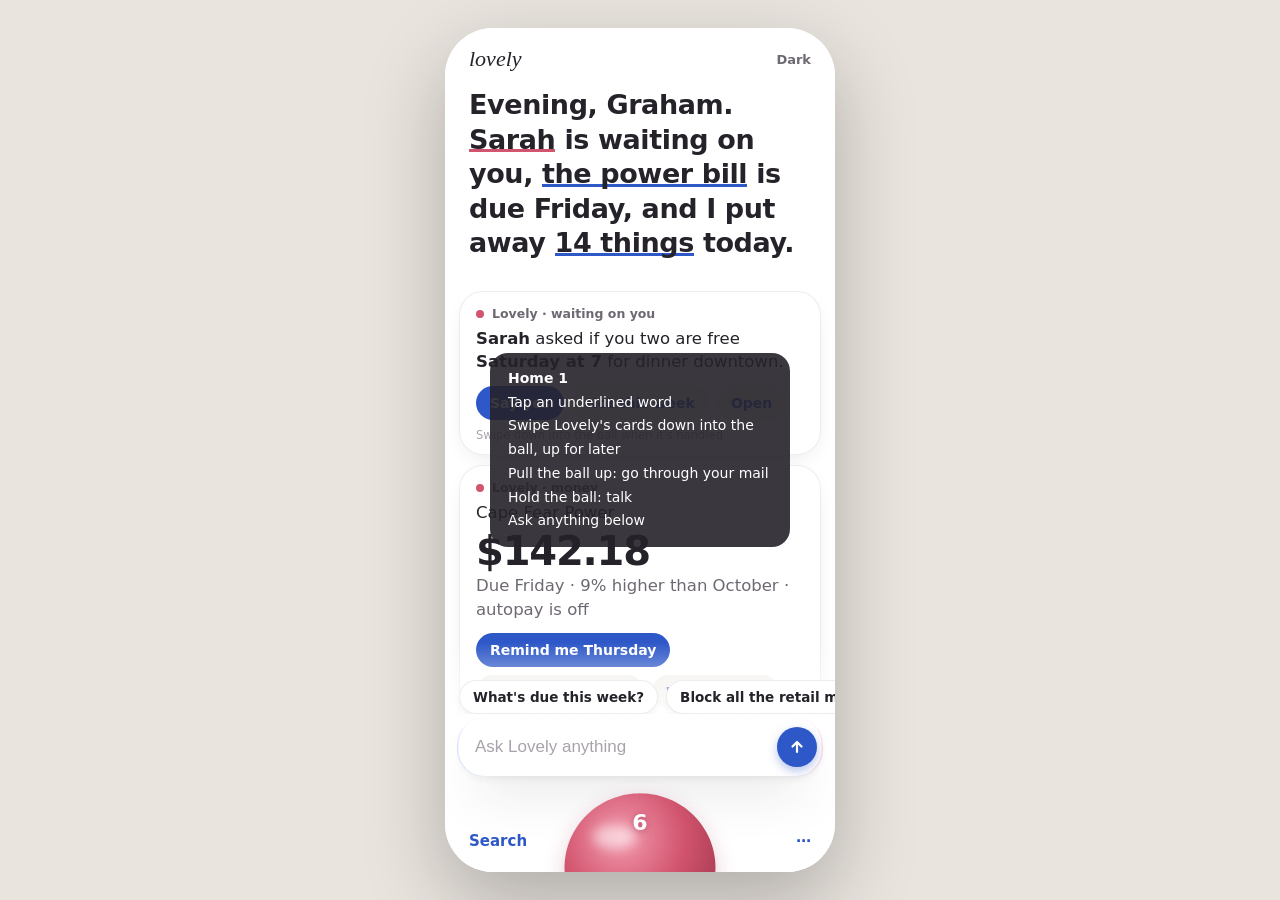
<file: Design/mockups/home-1.html>
<!DOCTYPE html>
<html lang="en">
<head>
<meta charset="utf-8">
<meta name="viewport" content="width=device-width, initial-scale=1, maximum-scale=1, user-scalable=no, viewport-fit=cover">
<title>Lovely: Home 1</title>
<style>
:root{--page:#FFFFFF;--ink:#25222A;--sec:#6E6872;--faint:#A9A3AC;--blue:#2E58C8;--rose:#D2546E;--roseInk:#B8405A;--line:rgba(37,34,42,.08);
  --bubble:#F3F0EC;--toast:rgba(37,34,42,.9)}
.dark{--page:#141317;--ink:#F2EFEA;--sec:#A9A3AC;--faint:#6E6872;--blue:#5B7FE8;--rose:#E77A91;--roseInk:#F08DA3;--line:rgba(255,255,255,.08);--bubble:#222027;--toast:rgba(58,56,66,.95)}
*{box-sizing:border-box;-webkit-tap-highlight-color:transparent}
html,body{margin:0;height:100%;background:#E9E4DE;font-family:-apple-system,BlinkMacSystemFont,"SF Pro Text","Segoe UI",system-ui,sans-serif;overscroll-behavior:none}
body{display:flex;align-items:center;justify-content:center}
#phone{position:relative;width:390px;height:844px;border-radius:48px;overflow:hidden;background:var(--page);color:var(--ink);box-shadow:0 30px 80px rgba(0,0,0,.25);touch-action:none}
@media (max-width:520px){body{display:block}#phone{width:100vw;height:100vh;height:100dvh;border-radius:0;box-shadow:none}}
button{font:inherit;color:inherit;background:none;border:0;padding:0;cursor:pointer}

/* Top: Lovely's sentence */
.top{position:absolute;left:0;right:0;top:0;padding:calc(18px + env(safe-area-inset-top)) 24px 0;z-index:3;background:linear-gradient(var(--page) 85%,transparent)}
.bar{display:flex;align-items:center;justify-content:space-between;font-size:13px;font-weight:600;color:var(--sec)}
.bar .w{color:var(--sec);font-weight:600}
.mark{font-family:"New York",Georgia,serif;font-style:italic;font-size:22px;color:var(--ink);font-weight:500}
.lead{font-size:27px;line-height:1.28;font-weight:700;letter-spacing:-.4px;margin:16px 0 14px}
.lead .t{color:var(--ink);background-image:linear-gradient(var(--c,var(--blue)),var(--c,var(--blue)));background-size:100% 3px;background-repeat:no-repeat;background-position:0 92%;cursor:pointer;border-radius:2px}
.lead .t.rose{--c:var(--rose)}
.lead .q{color:var(--faint);font-weight:600}

/* The thread */
#thread{position:absolute;left:0;right:0;top:0;bottom:0;overflow-y:auto;padding:0 14px 250px;-webkit-overflow-scrolling:touch;touch-action:pan-y}
#thread .spacer{height:var(--topH,250px)}
.msg{position:relative;margin:10px 0;will-change:transform}
.lov{background:var(--page);border:1px solid var(--line);border-radius:24px;padding:14px 16px 12px;box-shadow:0 8px 24px -12px rgba(37,34,42,.18);touch-action:pan-y}
.lov .who{display:flex;align-items:center;gap:8px;font-size:12.5px;color:var(--sec);font-weight:600;margin-bottom:6px}
.lov .who i{width:8px;height:8px;border-radius:50%;background:var(--rose)}
.lov .txt{font-size:16.5px;line-height:1.42}
.lov .txt b{font-weight:700}
.lov .fact{font-size:40px;font-weight:800;letter-spacing:-1.2px;line-height:1.05;margin:6px 0 2px}
.acts{display:flex;flex-wrap:wrap;gap:8px;margin-top:12px}
.acts button{font-size:14px;font-weight:600;padding:9px 14px;border-radius:999px;background:var(--bubble);color:var(--blue)}
.acts button.p{background:var(--blue);color:#fff}
.me{display:flex;justify-content:flex-end}
.me span{background:var(--blue);color:#fff;border-radius:20px 20px 6px 20px;padding:10px 14px;font-size:16px;max-width:78%}
.hintSwipe{font-size:11.5px;color:var(--faint);margin-top:8px}
.typing{display:inline-flex;gap:4px;padding:12px 16px;border-radius:20px;background:var(--bubble)}
.typing i{width:7px;height:7px;border-radius:50%;background:var(--faint);animation:blink 1s infinite}
.typing i:nth-child(2){animation-delay:.15s}.typing i:nth-child(3){animation-delay:.3s}
@keyframes blink{0%,80%,100%{opacity:.25}40%{opacity:1}}
.list{margin-top:8px;border-top:1px solid var(--line)}
.list div{display:flex;justify-content:space-between;padding:9px 0;border-bottom:1px solid var(--line);font-size:15px}
.list div span:last-child{color:var(--sec)}
.done{opacity:.0}

/* Composer: Pane 2 glass */
.composer{position:absolute;left:12px;right:12px;bottom:calc(96px + env(safe-area-inset-bottom)*0);z-index:5;border-radius:26px;padding:6px 6px 6px 16px;display:flex;align-items:center;gap:8px;
  background:linear-gradient(165deg,rgba(255,255,255,.78),rgba(255,255,255,.5));-webkit-backdrop-filter:blur(24px) saturate(210%);backdrop-filter:blur(24px) saturate(210%);
  box-shadow:0 30px 50px -24px rgba(37,34,42,.35),0 6px 16px -10px rgba(37,34,42,.2),inset 0 1.5px 0 rgba(255,255,255,.95),inset 1.5px 0 0 rgba(140,165,255,.3),inset -1.5px 0 0 rgba(255,140,165,.3);transition:opacity .2s}
.dark .composer{background:linear-gradient(165deg,rgba(255,255,255,.13),rgba(255,255,255,.05));box-shadow:0 30px 50px -24px rgba(0,0,0,.8),inset 0 1.5px 0 rgba(255,255,255,.15)}
.composer input{flex:1;height:46px;border:0;background:none;color:var(--ink);font-size:17px;outline:none}
.composer input::placeholder{color:var(--faint)}
.composer .go{width:40px;height:40px;border-radius:50%;background:var(--blue);display:flex;align-items:center;justify-content:center;flex:none;box-shadow:0 4px 10px rgba(46,88,200,.35)}
.sugg{position:absolute;left:0;right:0;bottom:calc(158px);z-index:5;display:flex;gap:8px;overflow-x:auto;padding:0 14px;scrollbar-width:none;transition:opacity .2s}
.sugg::-webkit-scrollbar{display:none}
.sugg button{flex:none;font-size:13.5px;font-weight:600;padding:8px 13px;border-radius:999px;background:var(--page);border:1px solid var(--line);color:var(--ink);box-shadow:0 4px 12px -8px rgba(37,34,42,.3)}

/* The ball */
#ballWrap{position:absolute;left:50%;bottom:4px;width:0;height:0;z-index:6}
#blob{position:absolute;left:-200px;top:-200px;width:400px;height:400px;overflow:visible;pointer-events:none}
#ballHit{position:absolute;left:-75px;top:-80px;width:150px;height:84px;border-radius:50% 50% 0 0;cursor:grab;touch-action:none}
#badge{position:absolute;left:-40px;top:-58px;width:80px;text-align:center;color:#fff;font-weight:800;font-size:22px;pointer-events:none;text-shadow:0 1px 6px rgba(120,20,50,.4)}
#ballLabel{position:absolute;left:50%;transform:translateX(-50%);bottom:206px;z-index:7;font-size:14px;font-weight:600;color:var(--ink);opacity:0;pointer-events:none;transition:opacity .2s;background:var(--page);padding:8px 14px;border-radius:999px;box-shadow:0 6px 18px -8px rgba(37,34,42,.35);white-space:nowrap}
.fadeB{position:absolute;left:0;right:0;bottom:0;height:230px;z-index:4;pointer-events:none;background:linear-gradient(transparent,var(--page) 38%)}
.side{position:absolute;bottom:22px;z-index:5;font-size:15px;font-weight:600;color:var(--blue)}
.side.l{left:24px}.side.r{right:24px}

/* Session sheet that rises out of the ball */
#session{position:absolute;inset:0;z-index:20;background:var(--page);transform-origin:50% 100%;transform:translateY(0) scale(.04);opacity:0;pointer-events:none;border-radius:400px;
  transition:transform .55s cubic-bezier(.25,1.15,.5,1),opacity .25s,border-radius .55s;display:flex;flex-direction:column;align-items:center;justify-content:center;text-align:center;padding:30px}
#session.on{transform:none;opacity:1;pointer-events:auto;border-radius:0}
#session h2{font-size:30px;margin:0 0 8px}
#session p{color:var(--sec);margin:0 0 20px;line-height:1.5}
#session button{color:var(--blue);font-weight:600;margin-top:10px}

/* Listening */
#listen{position:absolute;inset:0;z-index:15;background:rgba(255,255,255,.6);-webkit-backdrop-filter:blur(14px);backdrop-filter:blur(14px);display:flex;flex-direction:column;align-items:center;justify-content:flex-end;padding-bottom:200px;opacity:0;pointer-events:none;transition:opacity .25s}
.dark #listen{background:rgba(20,19,23,.6)}
#listen.on{opacity:1;pointer-events:auto}
#listen .said{font-size:24px;font-weight:700;max-width:300px;text-align:center;min-height:64px}
#listen .sub{color:var(--sec);margin-top:8px;font-size:14px}

#toast{position:absolute;left:14px;right:14px;top:calc(14px + env(safe-area-inset-top));background:var(--toast);color:#fff;border-radius:16px;padding:12px 14px;display:flex;align-items:center;gap:10px;font-size:15px;transform:translateY(-10px);opacity:0;pointer-events:none;transition:all .25s;z-index:30}
#toast.on{transform:none;opacity:1;pointer-events:auto}
#toast .u{margin-left:auto;font-weight:700;color:#A9BEFF}
#coach{position:absolute;inset:0;display:flex;align-items:center;justify-content:center;pointer-events:none;z-index:25;transition:opacity .4s}
#coach div{border-radius:18px;padding:14px 18px;font-size:14px;line-height:1.7;background:var(--toast);color:#fff;max-width:300px}
</style>
</head>
<body>
<div id="phone">
  <div id="thread"><div class="spacer"></div><div id="msgs"></div></div>

  <div class="top" id="top">
    <div class="bar"><span class="mark">lovely</span><span><button class="w" id="tDark">Dark</button></span></div>
    <div class="lead" id="lead">
      Evening, Graham. <span class="t rose" data-go="sarah">Sarah</span> is waiting on you,
      <span class="t" data-go="bill">the power bill</span> is due Friday, and I put away <span class="t" data-go="filed">14 things</span> today.
    </div>
  </div>

  <div class="fadeB"></div>
  <div class="sugg" id="sugg">
    <button>What's due this week?</button><button>Block all the retail mail</button><button>What did school send?</button><button>Answer Sarah</button><button>Find my car insurance card</button>
  </div>
  <form class="composer" id="composer"><input id="ask" placeholder="Ask Lovely anything" autocomplete="off">
    <button class="go" aria-label="Ask"><svg width="16" height="16" viewBox="0 0 16 16"><path d="M8 13V3M3.5 7.5 8 3l4.5 4.5" stroke="#fff" stroke-width="2.2" fill="none" stroke-linecap="round" stroke-linejoin="round"/></svg></button>
  </form>

  <button class="side l" id="search">Search</button>
  <button class="side r" id="more">⋯</button>
  <div id="ballLabel">Pull up to go through 6</div>
  <div id="ballWrap">
    <svg id="blob" viewBox="-200 -200 400 400">
      <defs>
        <radialGradient id="gel" cx="38%" cy="30%" r="75%"><stop offset="0" id="g0" stop-color="#F29AAE"/><stop offset=".55" id="g1" stop-color="#D2546E"/><stop offset="1" id="g2" stop-color="#A3384F"/></radialGradient>
        <filter id="soft" x="-50%" y="-50%" width="200%" height="200%"><feGaussianBlur stdDeviation="6"/></filter>
        <filter id="shadow" x="-50%" y="-50%" width="200%" height="200%"><feGaussianBlur stdDeviation="10"/></filter>
      </defs>
      <path id="blobShadow" fill="rgba(163,56,79,.28)" filter="url(#shadow)" transform="translate(0 8)"/>
      <path id="blobPath" fill="url(#gel)"/>
      <ellipse id="shine" rx="22" ry="12" fill="rgba(255,255,255,.55)" filter="url(#soft)"/>
    </svg>
    <div id="badge">6</div>
    <div id="ballHit"></div>
  </div>

  <div id="listen"><div class="said" id="said"></div><div class="sub">Listening. Tap anywhere to stop.</div></div>
  <div id="session"><h2>6 to go through</h2><p>The card session rises out of the ball:<br>flick up to skip, pull down to put away.<br>(This is where Version 1 opens.)</p><button id="closeSession">Back to Home</button></div>
  <div id="toast"><span id="toastText"></span><button class="u" id="undo">Undo</button></div>
  <div id="coach"><div><b>Home 1</b><br>Tap an underlined word<br>Swipe Lovely's cards down into the ball, up for later<br>Pull the ball up: go through your mail<br>Hold the ball: talk<br>Ask anything below</div></div>
</div>

<script>
(() => {
const $=id=>document.getElementById(id);
const phone=$('phone'), msgs=$('msgs'), thread=$('thread');
const esc=s=>s.replace(/[&<>]/g,c=>({'&':'&amp;','<':'&lt;','>':'&gt;'}[c]));

/* ---------- the gel (Ball 1) ---------- */
const R0=74, path=$('blobPath'), shadow=$('blobShadow'), shine=$('shine');
const B={s:1,sv:0,sT:1,reach:0,reachT:0,ang:-Math.PI/2,angT:-Math.PI/2,breathe:0,
  modes:[2,3,4,5,6,7].map(k=>({k,a:0,v:0,ph:0}))};
function kick(st,dir){ B.sv+=st*2.4; B.modes.forEach(m=>{ m.v+=(Math.random()*.6+.7)*st*(2/m.k)*1.9; m.ph=dir==null?Math.random()*6.28:-dir*m.k; }); }
let lastF=performance.now(), t=0;
function frame(now){
  const dt=Math.min(.033,(now-lastF)/1000); lastF=now; t+=dt;
  const w=9.5,z=.32; B.sv+=(-w*w*(B.s-B.sT)-2*z*w*B.sv)*dt; B.s+=B.sv*dt;
  B.modes.forEach(m=>{ const wk=7+m.k*1.8; m.v+=(-wk*wk*m.a-2*.2*wk*m.v)*dt; m.a+=m.v*dt; });
  B.reach+=(B.reachT-B.reach)*Math.min(1,dt*10);
  let da=B.angT-B.ang; while(da>Math.PI)da-=2*Math.PI; while(da<-Math.PI)da+=2*Math.PI; B.ang+=da*Math.min(1,dt*8);
  // A slow breath when someone is waiting: the only motion at rest.
  const breath = B.breathe ? 1+Math.sin(t*2.1)*.018 : 1;
  let d=''; const N=140;
  for(let i=0;i<=N;i++){ const th=i/N*Math.PI*2; let r=1;
    B.modes.forEach(m=>{ r+=m.a*Math.cos(m.k*th+m.ph); });
    const c=Math.max(0,Math.cos(th-B.ang)); r+=B.reach*.26*c*c*c; r-=B.reach*.06*Math.max(0,-Math.cos(th-B.ang));
    const R=R0*B.s*r*breath; d+=(i?'L':'M')+(Math.cos(th)*R).toFixed(1)+' '+(Math.sin(th)*R).toFixed(1); }
  path.setAttribute('d',d+'Z'); shadow.setAttribute('d',d+'Z');
  shine.setAttribute('cx',(-R0*.34*B.s).toFixed(1)); shine.setAttribute('cy',(-R0*.42*B.s+B.modes[0].a*30).toFixed(1));
  $('badge').style.transform=`translateY(${(1-B.s)*30}px) scale(${B.s})`;
  requestAnimationFrame(frame);
}
requestAnimationFrame(frame);
B.breathe=1;
function ballCenter(){ const r=$('ballWrap').getBoundingClientRect(); return {x:r.left,y:r.top}; }
const tick=()=>{try{navigator.vibrate&&navigator.vibrate(8)}catch(e){}};

/* ---------- the thread ---------- */
function lovely(html, acts=[], opts={}){
  const el=document.createElement('div'); el.className='msg lov';
  el.innerHTML=`<div class="who"><i></i>Lovely${opts.about?` · ${esc(opts.about)}`:''}</div>${html}${acts.length?`<div class="acts">${acts.map((a,i)=>`<button class="${a.p?'p':''}" data-i="${i}">${esc(a.t)}</button>`).join('')}</div>`:''}${opts.swipe?'<div class="hintSwipe">Swipe down into the ball when it\'s handled</div>':''}`;
  el.querySelectorAll('.acts button').forEach(b=>b.addEventListener('click',e=>{e.stopPropagation(); acts[+b.dataset.i].do(el);}));
  if(opts.swipe) swipeable(el, opts);
  msgs.appendChild(el); return el;
}
function me(text){ const el=document.createElement('div'); el.className='msg me'; el.innerHTML=`<span>${esc(text)}</span>`; msgs.appendChild(el); return el; }
function typing(){ const el=document.createElement('div'); el.className='msg'; el.innerHTML='<div class="typing"><i></i><i></i><i></i></div>'; msgs.appendChild(el); scrollDown(); return el; }
function scrollDown(){ requestAnimationFrame(()=>thread.scrollTo({top:thread.scrollHeight,behavior:'smooth'})); }

/* Lovely's cards move like session pages: down into the ball = handled, up = later. */
function swipeable(el, opts){
  let down=false,y0=0,x0=0,dy=0,dir=null;
  el.addEventListener('pointerdown',e=>{ if(e.target.closest('button')) return; down=true;y0=e.clientY;x0=e.clientX;dy=0;dir=null; el.setPointerCapture(e.pointerId); el.style.transition='none'; });
  el.addEventListener('pointermove',e=>{
    if(!down) return; const ddy=e.clientY-y0, ddx=e.clientX-x0;
    if(dir===null && (Math.abs(ddy)>8||Math.abs(ddx)>8)) dir=Math.abs(ddy)>Math.abs(ddx)?'v':'h';
    if(dir!=='v') return;
    dy=ddy; const a=Math.abs(dy), r=(dy<0?-1:1)*(a<=40?a:40+(a-40)*.5);
    el.style.transform=`translateY(${r}px) scale(${1-Math.min(Math.max(dy,0)/600,.12)})`;
    const c=ballCenter(); B.angT=Math.atan2(e.clientY-c.y,e.clientX-c.x);
    const p=Math.max(0,dy)/140; B.sT=1+Math.min(p,1.2)*.35; B.reachT=Math.min(p,1)*.8;
    const lab=$('ballLabel'); lab.style.opacity=Math.min(1,Math.abs(dy)/60);
    lab.textContent = dy>0 ? (p>=1?'Let go: '+(opts.downLabel||'Done'):(opts.downLabel||'Done')) : (dy<-90?'Let go: back tomorrow':'Later');
  });
  const end=()=>{
    if(!down) return; down=false; $('ballLabel').style.opacity=0; B.reachT=0; B.angT=-Math.PI/2;
    if(dir==='v' && dy>=140){ intoBall(el, opts.downLabel||'Done', opts.onDone); }
    else if(dir==='v' && dy<=-90){ el.style.transition='transform .3s ease-in, opacity .3s'; el.style.transform='translateY(-160px)'; el.style.opacity=0; B.sT=1;
      setTimeout(()=>{ collapse(el); toast('Back tomorrow', ()=>restore(el)); },300); }
    else { el.style.transition='transform .45s cubic-bezier(.34,1.4,.64,1)'; el.style.transform='none'; B.sT=1; }
  };
  el.addEventListener('pointerup',end); el.addEventListener('pointercancel',end);
}
function intoBall(el,label,onDone){
  const r=el.getBoundingClientRect(), c=ballCenter();
  el.style.transition='transform .38s cubic-bezier(.55,0,.75,.45), opacity .38s, border-radius .38s';
  el.style.transformOrigin='50% 50%';
  el.style.transform=`translate(${c.x-(r.left+r.width/2)}px, ${c.y-(r.top+r.height/2)-20}px) scale(.03)`;
  el.style.opacity=.3; el.style.borderRadius='300px';
  B.sT=1.4;
  setTimeout(()=>{ tick(); B.sT=1; kick(1,-Math.PI/2); collapse(el); onDone&&onDone(); toast(label, ()=>restore(el)); },370);
}
function collapse(el){ el.dataset.h=el.offsetHeight; el.style.transition='none'; el.style.display='none'; }
function restore(el){ el.style.display=''; el.style.transition='transform .45s cubic-bezier(.3,1.25,.6,1), opacity .3s'; el.style.transform='none'; el.style.opacity=1; el.style.borderRadius=''; kick(.25); }

/* ---------- seed: what Lovely has for you ---------- */
const sarah = lovely(`<div class="txt"><b>Sarah</b> asked if you two are free <b>Saturday at 7</b> for dinner downtown.</div>`,
  [{t:'Say yes',p:1,do:el=>{ reply(el,'Told Sarah yes. Want it on your calendar?',[{t:'Add Sat 7 PM',p:1,do:e=>{intoBall(e,'Added to your calendar');}},{t:'No thanks',do:e=>intoBall(e,'Done')}]); }},
   {t:'Not this week',do:el=>reply(el,'I drafted: "Can\'t this weekend, how about next Saturday?" Send it?',[{t:'Send',p:1,do:e=>intoBall(e,'Sent to Sarah')},{t:'Edit',do:()=>toast('Opens the draft')}])},
   {t:'Open',do:()=>toast('Opens the email')}], {about:'waiting on you', swipe:true, downLabel:'Done'});
const bill = lovely(`<div class="txt">Cape Fear Power</div><div class="fact">$142.18</div><div class="txt" style="color:var(--sec)">Due Friday · 9% higher than October · autopay is off</div>`,
  [{t:'Remind me Thursday',p:1,do:el=>intoBall(el,'Reminder set for Thursday')},{t:'Pay on their site ›',do:()=>toast('Opens their payment page')},{t:'Why higher?',do:el=>reply(el,'Your Sense data shows the heat pump ran about 30% more during the cold snap Nov 3 to 7.',[])}],
  {about:'money', swipe:true, downLabel:'Put away in Finance'});
lovely(`<div class="txt">I put away <b>14 things</b> today: 6 orders, 4 newsletters, 3 receipts and a login code. <span style="color:var(--sec)">Nothing needed you.</span></div>`,
  [{t:'Show me',do:el=>reply(el,'',[],`<div class="list"><div><span>Parcel Post · Delivered</span><span>Orders</span></div><div><span>The Morning Edit</span><span>Archived</span></div><div><span>Chase · Payment received</span><span>Finance</span></div><div><span>Apple · Sign-in code</span><span>Accounts</span></div></div>`)}],
  {about:'today'});

function reply(after, text, acts, extra=''){
  const ty=typing();
  setTimeout(()=>{ ty.remove(); lovely(`${text?`<div class="txt">${esc(text)}</div>`:''}${extra}`, acts, {swipe:acts.length>0}); scrollDown(); },700);
}

/* ---------- the living sentence ---------- */
$('lead').addEventListener('click',e=>{
  const t=e.target.closest('.t'); if(!t) return;
  const target={sarah, bill}[t.dataset.go];
  if(target){ target.scrollIntoView({behavior:'smooth',block:'center'}); target.animate([{transform:'scale(1)'},{transform:'scale(1.03)'},{transform:'scale(1)'}],{duration:500,delay:300}); }
  else { me('What did you put away?'); reply(null,'Here are the 14:',[],`<div class="list"><div><span>Orders</span><span>6</span></div><div><span>Newsletters</span><span>4</span></div><div><span>Receipts</span><span>3</span></div><div><span>Login code</span><span>1</span></div></div>`); }
});

/* ---------- asking ---------- */
const ANSWERS=[
 [/due|this week|bills?/i,'Three things this week:',`<div class="list"><div><span>Cape Fear Power · $142.18</span><span>Fri</span></div><div><span>Band permission slip</span><span>Fri</span></div><div><span>Car registration</span><span>Sun</span></div></div>`,[{t:'Remind me about all three',p:1,do:el=>intoBall(el,'3 reminders set')}]],
 [/block|retail|unsubscribe|screen/i,'I found 9 retail senders in the last month. Block them all? New mail from them will skip your inbox; nothing is deleted.',`<div class="list"><div><span>Old Navy, Target, Wayfair</span><span>+6 more</span></div></div>`,[{t:'Block all 9',p:1,do:el=>intoBall(el,'Blocked 9 senders')},{t:'Let me pick',do:()=>toast('Shows the 9 with a switch each')}]],
 [/school|band|kids?/i,'Pine Valley sent two things this week: the band trip permission slip (due Friday) and picture day retakes on the 18th.','',[{t:'Sign the slip',p:1,do:()=>toast('Opens the form inside Lovely')},{t:'Add picture day',do:el=>intoBall(el,'Added Nov 18')}]],
 [/sarah|answer/i,'Want to say yes to Saturday at 7?','',[{t:'Say yes',p:1,do:el=>intoBall(el,'Told Sarah yes')},{t:'Not this week',do:el=>intoBall(el,'Sent to Sarah')}]],
 [/insurance|card|find/i,'Your State Farm card came Oct 2. The PDF is attached to that email.','',[{t:'Open the card',p:1,do:()=>toast('Opens the attachment')},{t:'Text it to me',do:()=>toast('Opens Messages')}]],
];
function ask(text){
  if(!text.trim()) return;
  me(text); scrollDown();
  const a=ANSWERS.find(x=>x[0].test(text));
  if(a) reply(null,a[1],a[3],a[2]);
  else reply(null,'I\'d search your mail for that and come back with what I find, or do it for you if it\'s a step I can take.',[{t:'OK',do:el=>intoBall(el,'Done')}]);
}
$('composer').addEventListener('submit',e=>{ e.preventDefault(); const v=$('ask').value; $('ask').value=''; $('ask').blur(); ask(v); });
$('sugg').addEventListener('click',e=>{ const b=e.target.closest('button'); if(b){ ask(b.textContent); } });

// The field suggests what you could ask, one example at a time.
const EX=['Ask Lovely anything','"What\'s due this week?"','"Unsubscribe me from Target"','"What did school send?"','"Tell Sarah yes"'];
let ex=0; setInterval(()=>{ if(document.activeElement!==$('ask')){ ex=(ex+1)%EX.length; $('ask').placeholder=EX[ex]; } },2600);

/* ---------- the ball: pull up to go through mail, hold to talk ---------- */
let bDown=false, by0=0, holdT=null, held=false;
$('ballHit').addEventListener('pointerdown',e=>{
  bDown=true; by0=e.clientY; held=false; $('ballHit').setPointerCapture(e.pointerId); hideCoach();
  kick(.2,-Math.PI/2);
  holdT=setTimeout(()=>{ if(bDown){ held=true; listen(); } },450);
});
$('ballHit').addEventListener('pointermove',e=>{
  if(!bDown) return; const dy=by0-e.clientY;
  if(dy>8){ clearTimeout(holdT); }
  if(dy>0 && !held){ B.sT=1+Math.min(dy/200,1)*.35; B.reachT=Math.min(dy/120,1); B.angT=-Math.PI/2;
    const lab=$('ballLabel'); lab.style.opacity=Math.min(1,dy/40); lab.textContent= dy>110?'Let go to start':'Pull up to go through 6'; }
});
const ballEnd=e=>{
  if(!bDown) return; bDown=false; clearTimeout(holdT);
  const dy=by0-e.clientY; $('ballLabel').style.opacity=0; B.reachT=0;
  if(held){ stopListen(); return; }
  if(dy>110){ tick(); B.sT=1.5; kick(.9,-Math.PI/2); setTimeout(()=>{ B.sT=1; $('session').classList.add('on'); },120); }
  else if(Math.abs(dy)<8){ B.sT=1; kick(.55,-Math.PI/2); tick(); $('ballLabel').textContent='Pull up to go through 6 · hold to talk'; $('ballLabel').style.opacity=1; setTimeout(()=>$('ballLabel').style.opacity=0,1600); }
  else { B.sT=1; }
};
$('ballHit').addEventListener('pointerup',ballEnd); $('ballHit').addEventListener('pointercancel',ballEnd);
$('closeSession').addEventListener('click',()=>{ $('session').classList.remove('on'); setTimeout(()=>kick(.4,-Math.PI/2),300); });

let listenT=null;
function listen(){
  $('listen').classList.add('on'); tick(); B.sT=1.25;
  const words='what did school send this week'.split(' '); let i=0; $('said').textContent='';
  listenT=setInterval(()=>{ if(i<words.length){ $('said').textContent+=(i?' ':'')+words[i++]; kick(.12); } },260);
}
function stopListen(){
  clearInterval(listenT); B.sT=1; const said=$('said').textContent;
  $('listen').classList.remove('on'); if(said) ask(said.charAt(0).toUpperCase()+said.slice(1)+'?');
}
$('listen').addEventListener('click',stopListen);

/* ---------- small things ---------- */
let undoFn=null, tt=null;
function toast(text, undo){ $('toastText').textContent=text; undoFn=undo||null; $('undo').style.display=undo?'':'none'; $('toast').classList.add('on'); clearTimeout(tt); tt=setTimeout(()=>$('toast').classList.remove('on'), undo?6000:1800); }
$('undo').addEventListener('click',()=>{ undoFn&&undoFn(); $('toast').classList.remove('on'); });
$('search').addEventListener('click',()=>{ $('ask').focus(); $('ask').placeholder='Search or ask'; });
$('more').addEventListener('click',()=>toast('People, Notes to self, Bills, Kids, Settings'));
$('tDark').addEventListener('click',()=>{ const on=phone.classList.toggle('dark'); $('tDark').textContent=on?'Light':'Dark';
  $('g0').setAttribute('stop-color',on?'#F7B3C2':'#F29AAE'); $('g1').setAttribute('stop-color',on?'#E77A91':'#D2546E'); $('g2').setAttribute('stop-color',on?'#B4506A':'#A3384F'); });
// keep the thread clear of the top sentence
function fitTop(){ thread.style.setProperty('--topH', ($('top').offsetHeight+6)+'px'); }
fitTop(); window.addEventListener('resize',fitTop);
let coachGone=false; function hideCoach(){ if(coachGone) return; coachGone=true; $('coach').style.opacity=0; }
setTimeout(hideCoach,5000); thread.addEventListener('pointerdown',hideCoach);
setTimeout(()=>kick(.5,-Math.PI/2),400);
})();
</script>
</body>
</html>
</file>
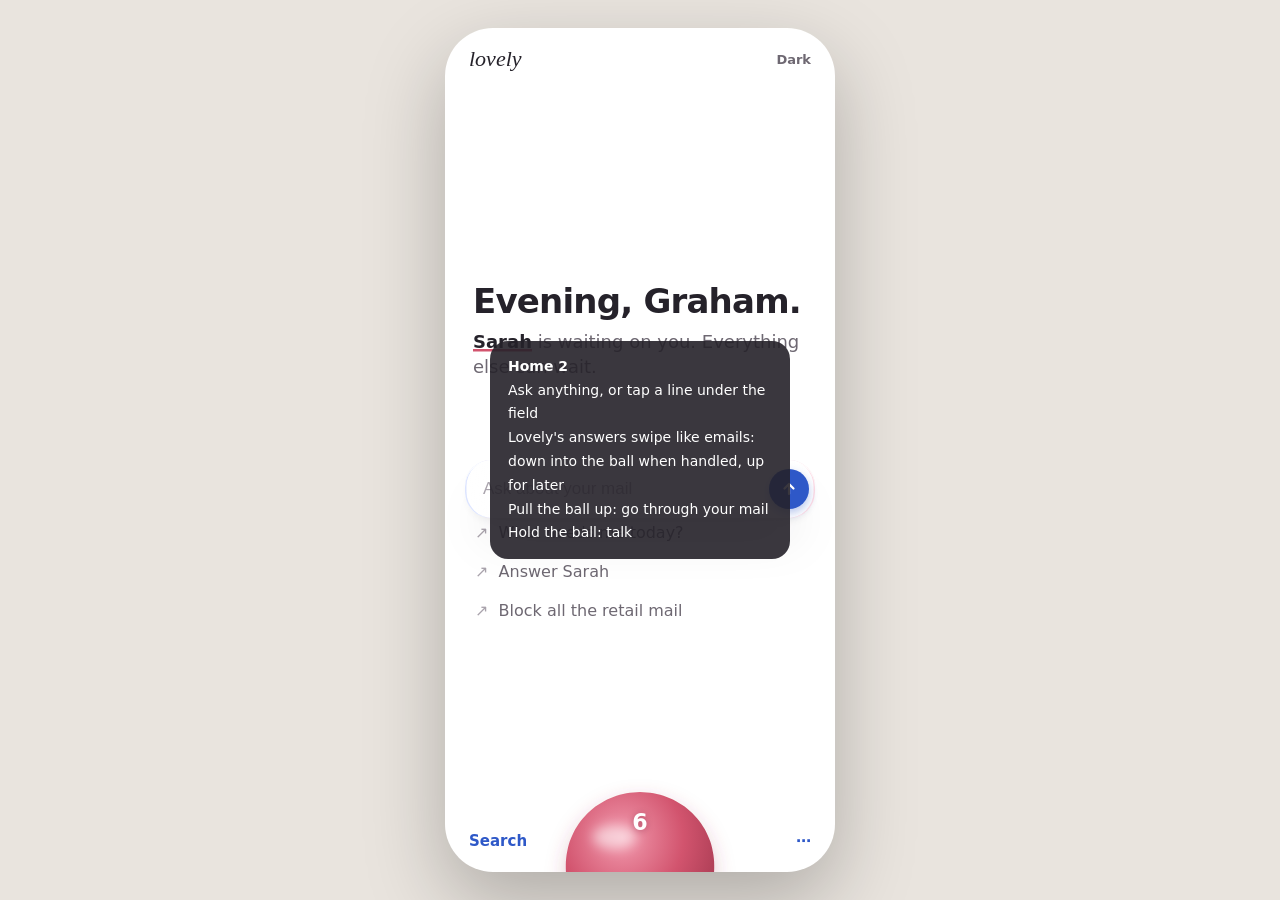
<file: Design/mockups/home-2.html>
<!DOCTYPE html>
<html lang="en">
<head>
<meta charset="utf-8">
<meta name="viewport" content="width=device-width, initial-scale=1, maximum-scale=1, user-scalable=no, viewport-fit=cover">
<title>Lovely: Home 2</title>
<style>
:root{--page:#FFFFFF;--ink:#25222A;--sec:#6E6872;--faint:#A9A3AC;--blue:#2E58C8;--rose:#D2546E;--roseInk:#B8405A;--line:rgba(37,34,42,.08);
  --bubble:#F3F0EC;--toast:rgba(37,34,42,.9)}
.dark{--page:#141317;--ink:#F2EFEA;--sec:#A9A3AC;--faint:#6E6872;--blue:#5B7FE8;--rose:#E77A91;--roseInk:#F08DA3;--line:rgba(255,255,255,.08);--bubble:#222027;--toast:rgba(58,56,66,.95)}
*{box-sizing:border-box;-webkit-tap-highlight-color:transparent}
html,body{margin:0;height:100%;background:#E9E4DE;font-family:-apple-system,BlinkMacSystemFont,"SF Pro Text","Segoe UI",system-ui,sans-serif;overscroll-behavior:none}
body{display:flex;align-items:center;justify-content:center}
#phone{position:relative;width:390px;height:844px;border-radius:48px;overflow:hidden;background:var(--page);color:var(--ink);box-shadow:0 30px 80px rgba(0,0,0,.25);touch-action:none}
@media (max-width:520px){body{display:block}#phone{width:100vw;height:100vh;height:100dvh;border-radius:0;box-shadow:none}}
button{font:inherit;color:inherit;background:none;border:0;padding:0;cursor:pointer}

/* Top: Lovely's sentence */
.top{position:absolute;left:0;right:0;top:0;padding:calc(18px + env(safe-area-inset-top)) 24px 0;z-index:3;background:linear-gradient(var(--page) 85%,transparent)}
.bar{display:flex;align-items:center;justify-content:space-between;font-size:13px;font-weight:600;color:var(--sec)}
.bar .w{color:var(--sec);font-weight:600}
.mark{font-family:"New York",Georgia,serif;font-style:italic;font-size:22px;color:var(--ink);font-weight:500}
.lead{font-size:27px;line-height:1.28;font-weight:700;letter-spacing:-.4px;margin:16px 0 14px}
.lead .t{color:var(--ink);background-image:linear-gradient(var(--c,var(--blue)),var(--c,var(--blue)));background-size:100% 3px;background-repeat:no-repeat;background-position:0 92%;cursor:pointer;border-radius:2px}
.lead .t.rose{--c:var(--rose)}
.lead .q{color:var(--faint);font-weight:600}

/* The thread */
#thread{position:absolute;left:0;right:0;top:0;bottom:0;overflow-y:auto;padding:0 14px 250px;-webkit-overflow-scrolling:touch;touch-action:pan-y}
#thread .spacer{height:var(--topH,250px)}
.msg{position:relative;margin:10px 0;will-change:transform}
.lov{background:var(--page);border:1px solid var(--line);border-radius:24px;padding:14px 16px 12px;box-shadow:0 8px 24px -12px rgba(37,34,42,.18);touch-action:pan-y}
.lov .who{display:flex;align-items:center;gap:8px;font-size:12.5px;color:var(--sec);font-weight:600;margin-bottom:6px}
.lov .who i{width:8px;height:8px;border-radius:50%;background:var(--rose)}
.lov .txt{font-size:16.5px;line-height:1.42}
.lov .txt b{font-weight:700}
.lov .fact{font-size:40px;font-weight:800;letter-spacing:-1.2px;line-height:1.05;margin:6px 0 2px}
.acts{display:flex;flex-wrap:wrap;gap:8px;margin-top:12px}
.acts button{font-size:14px;font-weight:600;padding:9px 14px;border-radius:999px;background:var(--bubble);color:var(--blue)}
.acts button.p{background:var(--blue);color:#fff}
.me{display:flex;justify-content:flex-end}
.me span{background:var(--blue);color:#fff;border-radius:20px 20px 6px 20px;padding:10px 14px;font-size:16px;max-width:78%}
.hintSwipe{font-size:11.5px;color:var(--faint);margin-top:8px}
.typing{display:inline-flex;gap:4px;padding:12px 16px;border-radius:20px;background:var(--bubble)}
.typing i{width:7px;height:7px;border-radius:50%;background:var(--faint);animation:blink 1s infinite}
.typing i:nth-child(2){animation-delay:.15s}.typing i:nth-child(3){animation-delay:.3s}
@keyframes blink{0%,80%,100%{opacity:.25}40%{opacity:1}}
.list{margin-top:8px;border-top:1px solid var(--line)}
.list div{display:flex;justify-content:space-between;padding:9px 0;border-bottom:1px solid var(--line);font-size:15px}
.list div span:last-child{color:var(--sec)}
.done{opacity:.0}

/* Composer: Pane 2 glass */
.composer{position:absolute;left:12px;right:12px;bottom:calc(96px + env(safe-area-inset-bottom)*0);z-index:5;border-radius:26px;padding:6px 6px 6px 16px;display:flex;align-items:center;gap:8px;
  background:linear-gradient(165deg,rgba(255,255,255,.78),rgba(255,255,255,.5));-webkit-backdrop-filter:blur(24px) saturate(210%);backdrop-filter:blur(24px) saturate(210%);
  box-shadow:0 30px 50px -24px rgba(37,34,42,.35),0 6px 16px -10px rgba(37,34,42,.2),inset 0 1.5px 0 rgba(255,255,255,.95),inset 1.5px 0 0 rgba(140,165,255,.3),inset -1.5px 0 0 rgba(255,140,165,.3);transition:opacity .2s}
.dark .composer{background:linear-gradient(165deg,rgba(255,255,255,.13),rgba(255,255,255,.05));box-shadow:0 30px 50px -24px rgba(0,0,0,.8),inset 0 1.5px 0 rgba(255,255,255,.15)}
.composer input{flex:1;height:46px;border:0;background:none;color:var(--ink);font-size:17px;outline:none}
.composer input::placeholder{color:var(--faint)}
.composer .go{width:40px;height:40px;border-radius:50%;background:var(--blue);display:flex;align-items:center;justify-content:center;flex:none;box-shadow:0 4px 10px rgba(46,88,200,.35)}
.sugg{position:absolute;left:0;right:0;bottom:calc(158px);z-index:5;display:flex;gap:8px;overflow-x:auto;padding:0 14px;scrollbar-width:none;transition:opacity .2s}
.sugg::-webkit-scrollbar{display:none}
.sugg button{flex:none;font-size:13.5px;font-weight:600;padding:8px 13px;border-radius:999px;background:var(--page);border:1px solid var(--line);color:var(--ink);box-shadow:0 4px 12px -8px rgba(37,34,42,.3)}

/* The ball */
#ballWrap{position:absolute;left:50%;bottom:4px;width:0;height:0;z-index:6}
#blob{position:absolute;left:-200px;top:-200px;width:400px;height:400px;overflow:visible;pointer-events:none}
#ballHit{position:absolute;left:-75px;top:-80px;width:150px;height:84px;border-radius:50% 50% 0 0;cursor:grab;touch-action:none}
#badge{position:absolute;left:-40px;top:-58px;width:80px;text-align:center;color:#fff;font-weight:800;font-size:22px;pointer-events:none;text-shadow:0 1px 6px rgba(120,20,50,.4)}
#ballLabel{position:absolute;left:50%;transform:translateX(-50%);bottom:206px;z-index:7;font-size:14px;font-weight:600;color:var(--ink);opacity:0;pointer-events:none;transition:opacity .2s;background:var(--page);padding:8px 14px;border-radius:999px;box-shadow:0 6px 18px -8px rgba(37,34,42,.35);white-space:nowrap}
.fadeB{position:absolute;left:0;right:0;bottom:0;height:230px;z-index:4;pointer-events:none;background:linear-gradient(transparent,var(--page) 38%)}
.side{position:absolute;bottom:22px;z-index:5;font-size:15px;font-weight:600;color:var(--blue)}
.side.l{left:24px}.side.r{right:24px}

/* Session sheet that rises out of the ball */
#session{position:absolute;inset:0;z-index:20;background:var(--page);transform-origin:50% 100%;transform:translateY(0) scale(.04);opacity:0;pointer-events:none;border-radius:400px;
  transition:transform .55s cubic-bezier(.25,1.15,.5,1),opacity .25s,border-radius .55s;display:flex;flex-direction:column;align-items:center;justify-content:center;text-align:center;padding:30px}
#session.on{transform:none;opacity:1;pointer-events:auto;border-radius:0}
#session h2{font-size:30px;margin:0 0 8px}
#session p{color:var(--sec);margin:0 0 20px;line-height:1.5}
#session button{color:var(--blue);font-weight:600;margin-top:10px}

/* Listening */
#listen{position:absolute;inset:0;z-index:15;background:rgba(255,255,255,.6);-webkit-backdrop-filter:blur(14px);backdrop-filter:blur(14px);display:flex;flex-direction:column;align-items:center;justify-content:flex-end;padding-bottom:200px;opacity:0;pointer-events:none;transition:opacity .25s}
.dark #listen{background:rgba(20,19,23,.6)}
#listen.on{opacity:1;pointer-events:auto}
#listen .said{font-size:24px;font-weight:700;max-width:300px;text-align:center;min-height:64px}
#listen .sub{color:var(--sec);margin-top:8px;font-size:14px}

#toast{position:absolute;left:14px;right:14px;top:calc(14px + env(safe-area-inset-top));background:var(--toast);color:#fff;border-radius:16px;padding:12px 14px;display:flex;align-items:center;gap:10px;font-size:15px;transform:translateY(-10px);opacity:0;pointer-events:none;transition:all .25s;z-index:30}
#toast.on{transform:none;opacity:1;pointer-events:auto}
#toast .u{margin-left:auto;font-weight:700;color:#A9BEFF}
#coach{position:absolute;inset:0;display:flex;align-items:center;justify-content:center;pointer-events:none;z-index:25;transition:opacity .4s}
#coach div{border-radius:18px;padding:14px 18px;font-size:14px;line-height:1.7;background:var(--toast);color:#fff;max-width:300px}

/* Home 2: white space first. The field sits in the middle until you ask; then it settles above the ball. */
.top{background:none;transition:background .3s}
.chat .top{background:linear-gradient(var(--page) 72%,transparent);padding-bottom:18px}
#hero{position:absolute;left:28px;right:28px;top:30%;z-index:3;transition:opacity .35s,transform .45s cubic-bezier(.3,1.1,.5,1)}
#hero .hi{font-size:34px;font-weight:800;letter-spacing:-.8px}
#hero .lead2{font-size:18px;line-height:1.4;color:var(--sec);margin-top:8px}
#hero .t{color:var(--ink);font-weight:600;background-image:linear-gradient(var(--rose),var(--rose));background-size:100% 2.5px;background-repeat:no-repeat;background-position:0 94%;cursor:pointer}
.composer{transition:bottom .5s cubic-bezier(.3,1.15,.5,1),left .5s,right .5s,box-shadow .4s}
.empty .composer{bottom:calc(46% - 34px);left:20px;right:20px}
.sugg{flex-direction:column;align-items:flex-start;gap:2px;overflow:visible;bottom:auto;top:calc(54% + 30px);padding:0 30px;transition:opacity .3s}
.sugg button{background:none;border:0;box-shadow:none;padding:9px 0;font-size:16px;font-weight:500;color:var(--sec)}
.sugg button::before{content:"\2197\00a0\00a0";color:var(--faint)}
.chat .sugg{opacity:0;pointer-events:none}
.chat #hero{opacity:0;transform:translateY(-40px);pointer-events:none}
.empty .fadeB{opacity:0}
.empty #thread{pointer-events:none}
</style>
</head>
<body>
<div id="phone" class="empty">
  <div id="thread"><div class="spacer"></div><div id="msgs"></div></div>

  <div class="top" id="top">
    <div class="bar"><span class="mark">lovely</span><span><button class="w" id="tDark">Dark</button></span></div>
  </div>
  <div id="hero">
    <div class="hi">Evening, Graham.</div>
    <div class="lead2"><span class="t rose" id="heroSarah">Sarah</span> is waiting on you. Everything else can wait.</div>
  </div>

  <div class="fadeB"></div>
  <div class="sugg" id="sugg">
    <button>What needs me today?</button><button>Answer Sarah</button><button>Block all the retail mail</button>
  </div>
  <form class="composer" id="composer"><input id="ask" placeholder="Ask about your mail" autocomplete="off">
    <button class="go" aria-label="Ask"><svg width="16" height="16" viewBox="0 0 16 16"><path d="M8 13V3M3.5 7.5 8 3l4.5 4.5" stroke="#fff" stroke-width="2.2" fill="none" stroke-linecap="round" stroke-linejoin="round"/></svg></button>
  </form>

  <button class="side l" id="search">Search</button>
  <button class="side r" id="more">⋯</button>
  <div id="ballLabel">Pull up to go through 6</div>
  <div id="ballWrap">
    <svg id="blob" viewBox="-200 -200 400 400">
      <defs>
        <radialGradient id="gel" cx="38%" cy="30%" r="75%"><stop offset="0" id="g0" stop-color="#F29AAE"/><stop offset=".55" id="g1" stop-color="#D2546E"/><stop offset="1" id="g2" stop-color="#A3384F"/></radialGradient>
        <filter id="soft" x="-50%" y="-50%" width="200%" height="200%"><feGaussianBlur stdDeviation="6"/></filter>
        <filter id="shadow" x="-50%" y="-50%" width="200%" height="200%"><feGaussianBlur stdDeviation="10"/></filter>
      </defs>
      <path id="blobShadow" fill="rgba(163,56,79,.28)" filter="url(#shadow)" transform="translate(0 8)"/>
      <path id="blobPath" fill="url(#gel)"/>
      <ellipse id="shine" rx="22" ry="12" fill="rgba(255,255,255,.55)" filter="url(#soft)"/>
    </svg>
    <div id="badge">6</div>
    <div id="ballHit"></div>
  </div>

  <div id="listen"><div class="said" id="said"></div><div class="sub">Listening. Tap anywhere to stop.</div></div>
  <div id="session"><h2>6 to go through</h2><p>The card session rises out of the ball:<br>flick up to skip, pull down to put away.<br>(This is where Version 1 opens.)</p><button id="closeSession">Back to Home</button></div>
  <div id="toast"><span id="toastText"></span><button class="u" id="undo">Undo</button></div>
  <div id="coach"><div><b>Home 2</b><br>Ask anything, or tap a line under the field<br>Lovely's answers swipe like emails: down into the ball when handled, up for later<br>Pull the ball up: go through your mail<br>Hold the ball: talk</div></div>
</div>

<script>
(() => {
const $=id=>document.getElementById(id);
const phone=$('phone'), msgs=$('msgs'), thread=$('thread');
const esc=s=>s.replace(/[&<>]/g,c=>({'&':'&amp;','<':'&lt;','>':'&gt;'}[c]));

/* ---------- the gel (Ball 1) ---------- */
const R0=74, path=$('blobPath'), shadow=$('blobShadow'), shine=$('shine');
const B={s:1,sv:0,sT:1,reach:0,reachT:0,ang:-Math.PI/2,angT:-Math.PI/2,breathe:0,
  modes:[2,3,4,5,6,7].map(k=>({k,a:0,v:0,ph:0}))};
function kick(st,dir){ B.sv+=st*2.4; B.modes.forEach(m=>{ m.v+=(Math.random()*.6+.7)*st*(2/m.k)*1.9; m.ph=dir==null?Math.random()*6.28:-dir*m.k; }); }
let lastF=performance.now(), t=0;
function frame(now){
  const dt=Math.min(.033,(now-lastF)/1000); lastF=now; t+=dt;
  const w=9.5,z=.32; B.sv+=(-w*w*(B.s-B.sT)-2*z*w*B.sv)*dt; B.s+=B.sv*dt;
  B.modes.forEach(m=>{ const wk=7+m.k*1.8; m.v+=(-wk*wk*m.a-2*.2*wk*m.v)*dt; m.a+=m.v*dt; });
  B.reach+=(B.reachT-B.reach)*Math.min(1,dt*10);
  let da=B.angT-B.ang; while(da>Math.PI)da-=2*Math.PI; while(da<-Math.PI)da+=2*Math.PI; B.ang+=da*Math.min(1,dt*8);
  // A slow breath when someone is waiting: the only motion at rest.
  const breath = B.breathe ? 1+Math.sin(t*2.1)*.018 : 1;
  let d=''; const N=140;
  for(let i=0;i<=N;i++){ const th=i/N*Math.PI*2; let r=1;
    B.modes.forEach(m=>{ r+=m.a*Math.cos(m.k*th+m.ph); });
    const c=Math.max(0,Math.cos(th-B.ang)); r+=B.reach*.26*c*c*c; r-=B.reach*.06*Math.max(0,-Math.cos(th-B.ang));
    const R=R0*B.s*r*breath; d+=(i?'L':'M')+(Math.cos(th)*R).toFixed(1)+' '+(Math.sin(th)*R).toFixed(1); }
  path.setAttribute('d',d+'Z'); shadow.setAttribute('d',d+'Z');
  shine.setAttribute('cx',(-R0*.34*B.s).toFixed(1)); shine.setAttribute('cy',(-R0*.42*B.s+B.modes[0].a*30).toFixed(1));
  $('badge').style.transform=`translateY(${(1-B.s)*30}px) scale(${B.s})`;
  requestAnimationFrame(frame);
}
requestAnimationFrame(frame);
B.breathe=1;
function ballCenter(){ const r=$('ballWrap').getBoundingClientRect(); return {x:r.left,y:r.top}; }
const tick=()=>{try{navigator.vibrate&&navigator.vibrate(8)}catch(e){}};

/* ---------- the thread ---------- */
function lovely(html, acts=[], opts={}){
  const el=document.createElement('div'); el.className='msg lov';
  el.innerHTML=`<div class="who"><i></i>Lovely${opts.about?` · ${esc(opts.about)}`:''}</div>${html}${acts.length?`<div class="acts">${acts.map((a,i)=>`<button class="${a.p?'p':''}" data-i="${i}">${esc(a.t)}</button>`).join('')}</div>`:''}${opts.swipe?'<div class="hintSwipe">Swipe down into the ball when it\'s handled</div>':''}`;
  el.querySelectorAll('.acts button').forEach(b=>b.addEventListener('click',e=>{e.stopPropagation(); acts[+b.dataset.i].do(el);}));
  if(opts.swipe) swipeable(el, opts);
  msgs.appendChild(el); return el;
}
function me(text){ const el=document.createElement('div'); el.className='msg me'; el.innerHTML=`<span>${esc(text)}</span>`; msgs.appendChild(el); return el; }
function typing(){ const el=document.createElement('div'); el.className='msg'; el.innerHTML='<div class="typing"><i></i><i></i><i></i></div>'; msgs.appendChild(el); scrollDown(); return el; }
function scrollDown(){ requestAnimationFrame(()=>thread.scrollTo({top:thread.scrollHeight,behavior:'smooth'})); }

/* Lovely's cards move like session pages: down into the ball = handled, up = later. */
function swipeable(el, opts){
  let down=false,y0=0,x0=0,dy=0,dir=null;
  el.addEventListener('pointerdown',e=>{ if(e.target.closest('button')) return; down=true;y0=e.clientY;x0=e.clientX;dy=0;dir=null; el.setPointerCapture(e.pointerId); el.style.transition='none'; });
  el.addEventListener('pointermove',e=>{
    if(!down) return; const ddy=e.clientY-y0, ddx=e.clientX-x0;
    if(dir===null && (Math.abs(ddy)>8||Math.abs(ddx)>8)) dir=Math.abs(ddy)>Math.abs(ddx)?'v':'h';
    if(dir!=='v') return;
    dy=ddy; const a=Math.abs(dy), r=(dy<0?-1:1)*(a<=40?a:40+(a-40)*.5);
    el.style.transform=`translateY(${r}px) scale(${1-Math.min(Math.max(dy,0)/600,.12)})`;
    const c=ballCenter(); B.angT=Math.atan2(e.clientY-c.y,e.clientX-c.x);
    const p=Math.max(0,dy)/140; B.sT=1+Math.min(p,1.2)*.35; B.reachT=Math.min(p,1)*.8;
    const lab=$('ballLabel'); lab.style.opacity=Math.min(1,Math.abs(dy)/60);
    lab.textContent = dy>0 ? (p>=1?'Let go: '+(opts.downLabel||'Done'):(opts.downLabel||'Done')) : (dy<-90?'Let go: back tomorrow':'Later');
  });
  const end=()=>{
    if(!down) return; down=false; $('ballLabel').style.opacity=0; B.reachT=0; B.angT=-Math.PI/2;
    if(dir==='v' && dy>=140){ intoBall(el, opts.downLabel||'Done', opts.onDone); }
    else if(dir==='v' && dy<=-90){ el.style.transition='transform .3s ease-in, opacity .3s'; el.style.transform='translateY(-160px)'; el.style.opacity=0; B.sT=1;
      setTimeout(()=>{ collapse(el); toast('Back tomorrow', ()=>restore(el)); },300); }
    else { el.style.transition='transform .45s cubic-bezier(.34,1.4,.64,1)'; el.style.transform='none'; B.sT=1; }
  };
  el.addEventListener('pointerup',end); el.addEventListener('pointercancel',end);
}
function intoBall(el,label,onDone){
  const r=el.getBoundingClientRect(), c=ballCenter();
  el.style.transition='transform .38s cubic-bezier(.55,0,.75,.45), opacity .38s, border-radius .38s';
  el.style.transformOrigin='50% 50%';
  el.style.transform=`translate(${c.x-(r.left+r.width/2)}px, ${c.y-(r.top+r.height/2)-20}px) scale(.03)`;
  el.style.opacity=.3; el.style.borderRadius='300px';
  B.sT=1.4;
  setTimeout(()=>{ tick(); B.sT=1; kick(1,-Math.PI/2); collapse(el); onDone&&onDone(); toast(label, ()=>restore(el)); },370);
}
function collapse(el){ el.dataset.h=el.offsetHeight; el.style.transition='none'; el.style.display='none'; }
function restore(el){ el.style.display=''; el.style.transition='transform .45s cubic-bezier(.3,1.25,.6,1), opacity .3s'; el.style.transform='none'; el.style.opacity=1; el.style.borderRadius=''; kick(.25); }

/* ---------- what Lovely has for you, when asked ---------- */
let sarah, bill;
function needsYou(){
sarah = lovely(`<div class="txt"><b>Sarah</b> asked if you two are free <b>Saturday at 7</b> for dinner downtown.</div>`,
  [{t:'Say yes',p:1,do:el=>{ reply(el,'Told Sarah yes. Want it on your calendar?',[{t:'Add Sat 7 PM',p:1,do:e=>{intoBall(e,'Added to your calendar');}},{t:'No thanks',do:e=>intoBall(e,'Done')}]); }},
   {t:'Not this week',do:el=>reply(el,'I drafted: "Can\'t this weekend, how about next Saturday?" Send it?',[{t:'Send',p:1,do:e=>intoBall(e,'Sent to Sarah')},{t:'Edit',do:()=>toast('Opens the draft')}])},
   {t:'Open',do:()=>toast('Opens the email')}], {about:'waiting on you', swipe:true, downLabel:'Done'});
bill = lovely(`<div class="txt">Cape Fear Power</div><div class="fact">$142.18</div><div class="txt" style="color:var(--sec)">Due Friday · 9% higher than October · autopay is off</div>`,
  [{t:'Remind me Thursday',p:1,do:el=>intoBall(el,'Reminder set for Thursday')},{t:'Pay on their site ›',do:()=>toast('Opens their payment page')},{t:'Why higher?',do:el=>reply(el,'Your Sense data shows the heat pump ran about 30% more during the cold snap Nov 3 to 7.',[])}],
  {about:'money', swipe:true, downLabel:'Put away in Finance'});
lovely(`<div class="txt">I put away <b>14 things</b> today: 6 orders, 4 newsletters, 3 receipts and a login code. <span style="color:var(--sec)">Nothing needed you.</span></div>`,
  [{t:'Show me',do:el=>reply(el,'',[],`<div class="list"><div><span>Parcel Post · Delivered</span><span>Orders</span></div><div><span>The Morning Edit</span><span>Archived</span></div><div><span>Chase · Payment received</span><span>Finance</span></div><div><span>Apple · Sign-in code</span><span>Accounts</span></div></div>`)}],
  {about:'today'});
}

function reply(after, text, acts, extra=''){
  const ty=typing();
  setTimeout(()=>{ ty.remove(); lovely(`${text?`<div class="txt">${esc(text)}</div>`:''}${extra}`, acts, {swipe:acts.length>0}); scrollDown(); },700);
}

/* ---------- the living sentence ---------- */
$('heroSarah').addEventListener('click',()=>ask('Answer Sarah'));
document.getElementById('top').addEventListener('click',e=>{
  const t=e.target.closest('.t'); if(!t) return;
  const target={sarah, bill}[t.dataset.go];
  if(target){ target.scrollIntoView({behavior:'smooth',block:'center'}); target.animate([{transform:'scale(1)'},{transform:'scale(1.03)'},{transform:'scale(1)'}],{duration:500,delay:300}); }
  else { me('What did you put away?'); reply(null,'Here are the 14:',[],`<div class="list"><div><span>Orders</span><span>6</span></div><div><span>Newsletters</span><span>4</span></div><div><span>Receipts</span><span>3</span></div><div><span>Login code</span><span>1</span></div></div>`); }
});

/* ---------- asking ---------- */
const ANSWERS=[
 [/due|this week|bills?/i,'Three things this week:',`<div class="list"><div><span>Cape Fear Power · $142.18</span><span>Fri</span></div><div><span>Band permission slip</span><span>Fri</span></div><div><span>Car registration</span><span>Sun</span></div></div>`,[{t:'Remind me about all three',p:1,do:el=>intoBall(el,'3 reminders set')}]],
 [/block|retail|unsubscribe|screen/i,'I found 9 retail senders in the last month. Block them all? New mail from them will skip your inbox; nothing is deleted.',`<div class="list"><div><span>Old Navy, Target, Wayfair</span><span>+6 more</span></div></div>`,[{t:'Block all 9',p:1,do:el=>intoBall(el,'Blocked 9 senders')},{t:'Let me pick',do:()=>toast('Shows the 9 with a switch each')}]],
 [/school|band|kids?/i,'Pine Valley sent two things this week: the band trip permission slip (due Friday) and picture day retakes on the 18th.','',[{t:'Sign the slip',p:1,do:()=>toast('Opens the form inside Lovely')},{t:'Add picture day',do:el=>intoBall(el,'Added Nov 18')}]],
 [/sarah|answer/i,'Sarah asked if you two are free Saturday at 7 for dinner downtown. Want to say yes?','',[{t:'Say yes',p:1,do:el=>intoBall(el,'Told Sarah yes')},{t:'Not this week',do:el=>intoBall(el,'Sent to Sarah')}]],
 [/insurance|card|find/i,'Your State Farm card came Oct 2. The PDF is attached to that email.','',[{t:'Open the card',p:1,do:()=>toast('Opens the attachment')},{t:'Text it to me',do:()=>toast('Opens Messages')}]],
];
function ask(text){
  if(!text.trim()) return;
  if(phone.classList.contains('empty')){ phone.classList.remove('empty'); phone.classList.add('chat'); kick(.35,-Math.PI/2); }
  me(text); scrollDown();
  if(/needs? me|today|what's up|anything/i.test(text)){ const ty=typing(); setTimeout(()=>{ ty.remove(); needsYou(); scrollDown(); },700); return; }
  const a=ANSWERS.find(x=>x[0].test(text));
  if(a) reply(null,a[1],a[3],a[2]);
  else reply(null,'I\'d search your mail for that and come back with what I find, or do it for you if it\'s a step I can take.',[{t:'OK',do:el=>intoBall(el,'Done')}]);
}
$('composer').addEventListener('submit',e=>{ e.preventDefault(); const v=$('ask').value; $('ask').value=''; $('ask').blur(); ask(v); });
$('sugg').addEventListener('click',e=>{ const b=e.target.closest('button'); if(b){ ask(b.textContent); } });

// The field suggests what you could ask, one example at a time.
const EX=['Ask about your mail','"What\'s due this week?"','"Unsubscribe me from Target"','"What did school send?"','"Tell Sarah yes"'];
let ex=0; setInterval(()=>{ if(document.activeElement!==$('ask')){ ex=(ex+1)%EX.length; $('ask').placeholder=EX[ex]; } },2600);

/* ---------- the ball: pull up to go through mail, hold to talk ---------- */
let bDown=false, by0=0, holdT=null, held=false;
$('ballHit').addEventListener('pointerdown',e=>{
  bDown=true; by0=e.clientY; held=false; $('ballHit').setPointerCapture(e.pointerId); hideCoach();
  kick(.2,-Math.PI/2);
  holdT=setTimeout(()=>{ if(bDown){ held=true; listen(); } },450);
});
$('ballHit').addEventListener('pointermove',e=>{
  if(!bDown) return; const dy=by0-e.clientY;
  if(dy>8){ clearTimeout(holdT); }
  if(dy>0 && !held){ B.sT=1+Math.min(dy/200,1)*.35; B.reachT=Math.min(dy/120,1); B.angT=-Math.PI/2;
    const lab=$('ballLabel'); lab.style.opacity=Math.min(1,dy/40); lab.textContent= dy>110?'Let go to start':'Pull up to go through 6'; }
});
const ballEnd=e=>{
  if(!bDown) return; bDown=false; clearTimeout(holdT);
  const dy=by0-e.clientY; $('ballLabel').style.opacity=0; B.reachT=0;
  if(held){ stopListen(); return; }
  if(dy>110){ tick(); B.sT=1.5; kick(.9,-Math.PI/2); setTimeout(()=>{ B.sT=1; $('session').classList.add('on'); },120); }
  else if(Math.abs(dy)<8){ B.sT=1; kick(.55,-Math.PI/2); tick(); $('ballLabel').textContent='Pull up to go through 6 · hold to talk'; $('ballLabel').style.opacity=1; setTimeout(()=>$('ballLabel').style.opacity=0,1600); }
  else { B.sT=1; }
};
$('ballHit').addEventListener('pointerup',ballEnd); $('ballHit').addEventListener('pointercancel',ballEnd);
$('closeSession').addEventListener('click',()=>{ $('session').classList.remove('on'); setTimeout(()=>kick(.4,-Math.PI/2),300); });

let listenT=null;
function listen(){
  $('listen').classList.add('on'); tick(); B.sT=1.25;
  const words='what did school send this week'.split(' '); let i=0; $('said').textContent='';
  listenT=setInterval(()=>{ if(i<words.length){ $('said').textContent+=(i?' ':'')+words[i++]; kick(.12); } },260);
}
function stopListen(){
  clearInterval(listenT); B.sT=1; const said=$('said').textContent;
  $('listen').classList.remove('on'); if(said) ask(said.charAt(0).toUpperCase()+said.slice(1)+'?');
}
$('listen').addEventListener('click',stopListen);

/* ---------- small things ---------- */
let undoFn=null, tt=null;
function toast(text, undo){ $('toastText').textContent=text; undoFn=undo||null; $('undo').style.display=undo?'':'none'; $('toast').classList.add('on'); clearTimeout(tt); tt=setTimeout(()=>$('toast').classList.remove('on'), undo?6000:1800); }
$('undo').addEventListener('click',()=>{ undoFn&&undoFn(); $('toast').classList.remove('on'); });
$('search').addEventListener('click',()=>{ $('ask').focus(); $('ask').placeholder='Search or ask'; });
$('more').addEventListener('click',()=>toast('People, Notes to self, Bills, Kids, Settings'));
$('tDark').addEventListener('click',()=>{ const on=phone.classList.toggle('dark'); $('tDark').textContent=on?'Light':'Dark';
  $('g0').setAttribute('stop-color',on?'#F7B3C2':'#F29AAE'); $('g1').setAttribute('stop-color',on?'#E77A91':'#D2546E'); $('g2').setAttribute('stop-color',on?'#B4506A':'#A3384F'); });
// keep the thread clear of the top sentence
function fitTop(){ thread.style.setProperty('--topH', ($('top').offsetHeight+10)+'px'); }
fitTop(); window.addEventListener('resize',fitTop);
let coachGone=false; function hideCoach(){ if(coachGone) return; coachGone=true; $('coach').style.opacity=0; }
setTimeout(hideCoach,5000); thread.addEventListener('pointerdown',hideCoach);
setTimeout(()=>kick(.5,-Math.PI/2),400);
})();
</script>
</body>
</html>
</file>
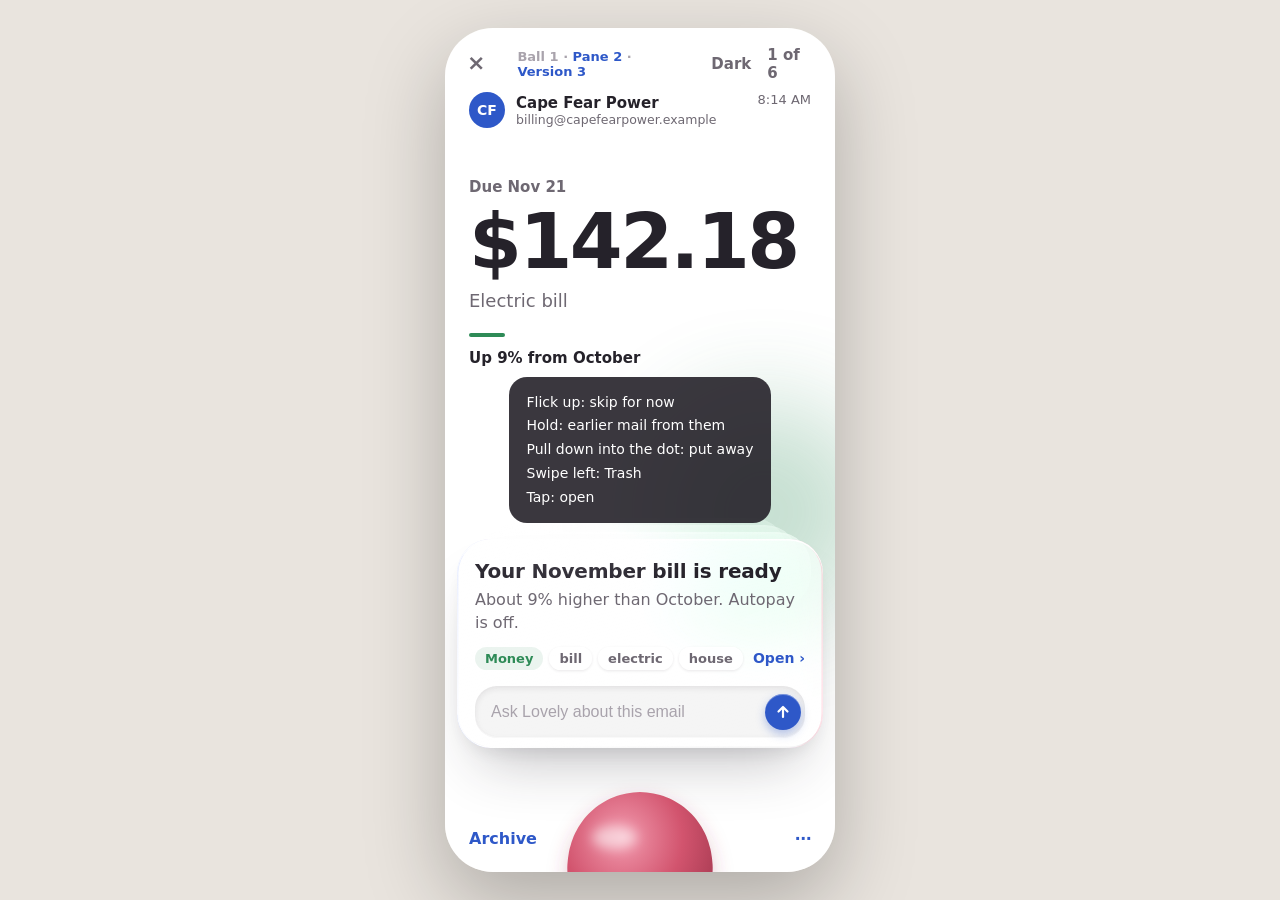
<file: Design/mockups/sprint8-moves.html>
<!DOCTYPE html>
<html lang="en">
<head>
<meta charset="utf-8">
<meta name="viewport" content="width=device-width, initial-scale=1, maximum-scale=1, user-scalable=no, viewport-fit=cover">
<title>Lovely: card moves (Dot)</title>
<style>
:root{--page:#FFFFFF;--ink:#25222A;--sec:#6E6872;--faint:#A9A3AC;--blue:#2E58C8;--rose:#D2546E;--line:rgba(37,34,42,.08);
  --glass:rgba(255,255,255,.62);--gborder:rgba(37,34,42,.07);--gshadow:0 14px 44px rgba(37,34,42,.11),0 2px 6px rgba(37,34,42,.05);--toast:rgba(37,34,42,.9)}
.dark{--page:#141317;--ink:#F2EFEA;--sec:#A9A3AC;--faint:#6E6872;--blue:#5B7FE8;--rose:#E0708A;--line:rgba(255,255,255,.08);
  --glass:rgba(255,255,255,.07);--gborder:rgba(255,255,255,.12);--gshadow:0 14px 44px rgba(0,0,0,.45);--toast:rgba(58,56,66,.95)}
*{box-sizing:border-box;-webkit-tap-highlight-color:transparent}
html,body{margin:0;height:100%;background:#E9E4DE;font-family:-apple-system,BlinkMacSystemFont,"SF Pro Text","Segoe UI",system-ui,sans-serif;overscroll-behavior:none}
body{display:flex;align-items:center;justify-content:center}
#phone{position:relative;width:390px;height:844px;border-radius:48px;overflow:hidden;background:#ECE8E3;color:var(--ink);box-shadow:0 30px 80px rgba(0,0,0,.25);touch-action:none}
.dark#phone{background:#0B0A0D}
@media (max-width:520px){body{display:block}#phone{width:100vw;height:100vh;height:100dvh;border-radius:0;box-shadow:none}}
button{font:inherit;color:inherit;background:none;border:0;padding:0;cursor:pointer}

.glass{background:var(--glass);-webkit-backdrop-filter:blur(30px) saturate(180%);backdrop-filter:blur(30px) saturate(180%);
  border:1px solid var(--gborder);box-shadow:var(--gshadow),inset 0 1px 0 rgba(255,255,255,.7)}
.dark .glass{box-shadow:var(--gshadow),inset 0 1px 0 rgba(255,255,255,.08)}

/* One email, full screen, white */
#stack{position:absolute;inset:0}
.page{position:absolute;inset:0;overflow:hidden;background:var(--page);will-change:transform;transform-origin:50% 100%;user-select:none;-webkit-user-select:none}
.page.ghost{transform:scale(.94);opacity:0;pointer-events:none}
.who{position:absolute;left:24px;right:24px;top:calc(64px + env(safe-area-inset-top));display:flex;align-items:center;gap:11px}
.av{width:36px;height:36px;border-radius:50%;display:flex;align-items:center;justify-content:center;font-weight:700;font-size:14px;color:#fff;flex:none}
.who .n{font-weight:600;font-size:15px}
.who .a{font-size:12.5px;color:var(--sec);white-space:nowrap;overflow:hidden;text-overflow:ellipsis;max-width:210px}
.who .t{margin-left:auto;font-size:13px;color:var(--sec);align-self:flex-start}
.hero{position:absolute;left:24px;right:24px;top:calc(150px + env(safe-area-inset-top))}
.hero .k{font-size:15px;font-weight:600;color:var(--sec)}
.hero .v{font-size:76px;font-weight:800;letter-spacing:-2.5px;line-height:1;margin-top:8px}
.hero .s{font-size:18px;color:var(--sec);margin-top:10px}
.hero .bar{width:36px;height:4px;border-radius:2px;margin-top:22px}
.panel{position:absolute;left:12px;right:12px;bottom:118px;border-radius:28px;padding:18px 18px 8px}
.panel .subj{font-size:20px;font-weight:700;line-height:1.22;letter-spacing:-.2px}
.panel .sum{font-size:16px;line-height:1.42;color:var(--sec);margin-top:6px}
.chips{display:flex;flex-wrap:wrap;gap:6px;margin-top:12px;align-items:center}
.chip{font-size:13px;font-weight:600;padding:4px 10px;border-radius:999px;color:var(--sec);border:1px solid var(--line)}
.chip.d{border:0}
.chips .open{margin-left:auto;font-size:14px;font-weight:600;color:var(--blue)}
.ask{display:flex;gap:8px;align-items:center;margin-top:14px;padding-top:8px;border-top:1px solid var(--line)}
.ask input{flex:1;height:44px;border:0;background:none;color:var(--ink);font-size:16px;outline:none;padding:0 2px}
.ask input::placeholder{color:var(--faint)}
.ask .go{width:36px;height:36px;border-radius:50%;background:var(--blue);display:flex;align-items:center;justify-content:center;flex:none}
#trash{position:absolute;top:0;bottom:0;right:0;width:112px;background:var(--rose);color:#fff;font-weight:600;font-size:16px;display:flex;align-items:center;justify-content:center;text-align:center;line-height:1.2;opacity:0}

/* Top words, plain */
.top{position:absolute;left:0;right:0;top:0;padding:calc(18px + env(safe-area-inset-top)) 22px 0;display:flex;align-items:center;gap:16px;z-index:5;pointer-events:none;font-size:15px;font-weight:600}
.top>*{pointer-events:auto}
.top .x{font-size:22px;color:var(--sec);margin-top:-3px}
.top .sp{flex:1}
.top .w{color:var(--sec)}
.names{font-size:13px;color:var(--faint);font-weight:600}.names button{color:var(--blue);font-weight:700}
#count{color:var(--sec);font-variant-numeric:tabular-nums}
#hintUp{position:absolute;left:0;right:0;top:calc(22px + env(safe-area-inset-top));text-align:center;z-index:6;opacity:0;pointer-events:none;font-size:15px;font-weight:600;color:var(--sec)}
#hintUp.hit{color:var(--blue)}

/* Words beside the dot */
.side{position:absolute;bottom:24px;font-size:16px;font-weight:600;color:var(--blue);z-index:5;transition:opacity .2s}
.side.l{left:24px}.side.r{right:24px}

/* The gel */
#dotWrap{position:absolute;left:50%;bottom:4px;width:0;height:0;z-index:6}
#blob{position:absolute;left:-200px;top:-200px;width:400px;height:400px;overflow:visible;pointer-events:none}
#blobHit{position:absolute;left:-70px;top:-70px;width:140px;height:110px;border-radius:50%;cursor:pointer}
#dest{position:absolute;left:0;right:0;bottom:205px;text-align:center;z-index:6;pointer-events:none;opacity:0;font-size:16px;font-weight:600;color:var(--sec);transition:color .15s}

/* Toast */
#toast{position:absolute;left:14px;right:14px;top:calc(56px + env(safe-area-inset-top));background:var(--toast);-webkit-backdrop-filter:blur(20px);backdrop-filter:blur(20px);color:#fff;border-radius:16px;
  padding:12px 14px;display:flex;align-items:center;gap:10px;font-size:15px;transform:translateY(-10px);opacity:0;pointer-events:none;transition:all .25s;overflow:hidden;z-index:8}
#toast.on{transform:none;opacity:1;pointer-events:auto}
#toast .u{margin-left:auto;font-weight:700;color:#A9BEFF}
#toast .bar10{position:absolute;left:0;bottom:0;height:3px;background:#A9BEFF;width:100%}

/* The drawer box: springs up out of the gel */
#box{position:absolute;inset:0;z-index:9;pointer-events:none}
#box .dim{position:absolute;inset:0;background:rgba(20,16,30,.18);opacity:0;transition:opacity .3s}
#box.on{pointer-events:auto}
#box.on .dim{opacity:1}
#box .pan{position:absolute;left:10px;right:10px;bottom:10px;border-radius:32px;padding:20px 16px 14px;transform-origin:50% 100%;
  transform:translateY(60%) scale(.25);opacity:0;transition:transform .55s cubic-bezier(.22,1.35,.4,1),opacity .2s}
#box.on .pan{transform:none;opacity:1}
#box .ref .from{font-size:13px;color:var(--sec);font-weight:600}
#box .ref .subj{font-size:19px;font-weight:700;margin-top:4px;line-height:1.2}
#box .ref .sum{font-size:15px;color:var(--sec);margin-top:4px;line-height:1.4}
#box h4{margin:18px 2px 8px;font-size:12px;letter-spacing:.5px;text-transform:uppercase;color:var(--sec);font-weight:600}
.likely{display:flex;flex-direction:column;gap:8px}
.likely button{display:flex;align-items:center;gap:12px;padding:14px 14px;border-radius:18px;background:var(--page);border:1px solid var(--line);text-align:left}
.likely i{width:12px;height:12px;border-radius:50%;flex:none}
.likely b{font-size:17px;font-weight:600;display:block}
.likely span{font-size:13px;color:var(--sec)}
.rest{display:flex;flex-wrap:wrap;gap:6px}
.rest button{font-size:14px;font-weight:600;padding:8px 12px;border-radius:999px;border:1px solid var(--line);display:flex;align-items:center;gap:6px}
.rest i{width:8px;height:8px;border-radius:50%}
#box .cancel{display:block;margin:14px auto 2px;font-weight:600;color:var(--blue)}

#wrap{position:absolute;inset:0;display:none;flex-direction:column;align-items:center;justify-content:center;text-align:center;gap:10px;background:var(--page)}
#wrap.on{display:flex}
#wrap h2{margin:6px 0 0;font-size:28px}
#wrap .st{color:var(--sec);font-size:15px;line-height:1.6}
#wrap button{margin-top:14px;font-weight:600;color:var(--blue)}
#coach{position:absolute;inset:0;display:flex;align-items:center;justify-content:center;pointer-events:none;z-index:7;transition:opacity .4s}
#coach div{border-radius:18px;padding:14px 18px;font-size:14px;line-height:1.7;background:var(--toast);color:#fff}

/* Pane 2: a thick lens of glass. Light rim that follows the thumb, a soft color glow behind it to bend,
   a recessed well for Ask, chips as small beads, and a slight tilt as the email moves. */
.aura{display:none}
.pane2 .aura{display:block;position:absolute;width:220px;height:220px;right:-40px;bottom:250px;border-radius:50%;filter:blur(50px);opacity:.28;pointer-events:none}
.dark.pane2 .aura{opacity:.32}
.pane2 .panel{--r:34px;border-radius:var(--r);border:0;padding:20px 18px 10px;
  background:linear-gradient(165deg,rgba(255,255,255,.72),rgba(255,255,255,.38));
  -webkit-backdrop-filter:blur(24px) saturate(210%) brightness(1.03);backdrop-filter:blur(24px) saturate(210%) brightness(1.03);
  box-shadow:0 34px 60px -24px rgba(37,34,42,.30),0 10px 24px -12px rgba(37,34,42,.14),
    inset 0 1.5px 0 rgba(255,255,255,.95),inset 0 -1.5px 0 rgba(37,34,42,.07),
    inset 1.5px 0 0 rgba(140,165,255,.30),inset -1.5px 0 0 rgba(255,140,165,.30);
  transform:perspective(900px) rotateX(var(--tilt,0deg));transition:transform .4s cubic-bezier(.3,1.3,.6,1)}
.pane2 .panel::before{content:"";position:absolute;inset:0;border-radius:inherit;padding:1.5px;pointer-events:none;
  background:conic-gradient(from 200deg at var(--sx,30%) 0%,rgba(255,255,255,1),rgba(255,255,255,.15) 22%,rgba(255,255,255,.55) 48%,rgba(255,255,255,.12) 74%,rgba(255,255,255,1));
  -webkit-mask:linear-gradient(#000 0 0) content-box,linear-gradient(#000 0 0);-webkit-mask-composite:xor;mask-composite:exclude}
.pane2 .panel::after{content:"";position:absolute;inset:0;border-radius:inherit;pointer-events:none;
  background:radial-gradient(60% 40% at var(--sx,30%) 0%,rgba(255,255,255,.65),transparent 70%);mix-blend-mode:soft-light;transition:background .3s}
.dark.pane2 .panel{background:linear-gradient(165deg,rgba(255,255,255,.13),rgba(255,255,255,.04));
  box-shadow:0 34px 60px -24px rgba(0,0,0,.7),inset 0 1.5px 0 rgba(255,255,255,.18),inset 0 -1.5px 0 rgba(0,0,0,.4),
    inset 1.5px 0 0 rgba(140,165,255,.22),inset -1.5px 0 0 rgba(255,140,165,.22)}
.dark.pane2 .panel::before{opacity:.35}
.pane2 .chip{border:0;background:rgba(255,255,255,.7);box-shadow:0 1px 3px rgba(37,34,42,.10),inset 0 1px 0 #fff}
.dark.pane2 .chip{background:rgba(255,255,255,.08);box-shadow:inset 0 1px 0 rgba(255,255,255,.12)}
.pane2 .chip.d{box-shadow:none}
.pane2 .ask{border-top:0;margin-top:16px;padding:4px 4px 4px 14px;border-radius:22px;background:rgba(37,34,42,.045);
  box-shadow:inset 0 2px 6px rgba(37,34,42,.10),inset 0 -1px 0 rgba(255,255,255,.9)}
.dark.pane2 .ask{background:rgba(0,0,0,.25);box-shadow:inset 0 2px 6px rgba(0,0,0,.4),inset 0 -1px 0 rgba(255,255,255,.06)}
.pane2 .ask .go{box-shadow:0 4px 10px rgba(46,88,200,.35),inset 0 1px 0 rgba(255,255,255,.35)}
.pane2 .panel{margin-bottom:6px}

/* Version 2 */
.v2who{position:absolute;left:24px;right:24px;top:calc(62px + env(safe-area-inset-top))}
.av.big{width:58px;height:58px;font-size:20px;box-shadow:0 8px 20px -8px rgba(37,34,42,.35)}
.v2who .n{font-size:30px;font-weight:800;letter-spacing:-.6px;margin-top:14px;line-height:1.1}
.v2who .c{font-size:15px;color:var(--sec);margin-top:4px}
.v2who .ins{display:inline-flex;align-items:center;gap:8px;margin-top:14px;font-size:15px;font-weight:600}
.v2who .ins i{width:8px;height:8px;border-radius:50%}
.front{z-index:11}
.front .fact{display:flex;align-items:flex-start;justify-content:space-between;margin-bottom:10px}
.front .fact .k{font-size:13px;font-weight:600;color:var(--sec)}
.front .fact .v{font-size:44px;font-weight:800;letter-spacing:-1.4px;line-height:1.02;margin-top:2px}
.front .fact .t{font-size:13px;color:var(--sec)}
.sliver{height:76px;padding:12px 18px !important;display:flex;align-items:flex-start;gap:10px;font-size:14px;transform:none !important}
.sliver span{color:var(--sec);font-weight:600;min-width:52px}
.sliver b{font-weight:600;flex:1;white-space:nowrap;overflow:hidden;text-overflow:ellipsis}
.sliver em{font-style:normal;color:var(--sec)}
.pane2 .sliver::after{display:none}

/* Version 3: quiet by default. One insight line; earlier mail waits behind the pane as bare edges and fans out on a hold. */
.ins3{font-size:15px;font-weight:600;margin-top:12px;color:var(--ink)}
.sliver{transition:bottom .42s cubic-bezier(.3,1.3,.6,1),opacity .3s}
.sliver>*{transition:opacity .2s}
.page:not(.fan) .sliver[style*="--rest"]>*{opacity:0}
.page:not(.fan) .sliver[style*="--rest"]{box-shadow:0 6px 18px -10px rgba(37,34,42,.18)}
.page.fan .sliver{bottom:var(--fan) !important}
.page.fan .front{transform:perspective(900px) rotateX(-2deg) translateY(6px)}
</style>
</head>
<body>
<div id="phone" class="pane2">
  <div id="stack">
    <div id="trash">Move to<br>Trash</div>
    <div id="next" class="page ghost"></div>
    <div id="page" class="page"></div>
    <div id="wrap">
      <svg width="72" height="72" viewBox="0 0 100 100"><path d="M27 72C38 70 56 55 59 38C61 26 52 20 46 27C39 35 41 58 46 68C49 75 57 77 66 71" fill="none" stroke="var(--blue)" stroke-width="7.5" stroke-linecap="round" stroke-linejoin="round"/><circle cx="74" cy="64" r="4.8" fill="var(--blue)"/></svg>
      <h2>All clear</h2>
      <div class="st" id="stats"></div>
      <button id="again">Go again</button>
    </div>
  </div>

  <div class="top">
    <button class="x" aria-label="Close">×</button>
    <span class="sp"></span>
    <span class="names">Ball 1 · <button id="tPane">Pane 2</button> · <button id="tVer">Version 3</button></span><button class="w" id="tDark">Dark</button>
    <span id="count">1 of 6</span>
  </div>
  <div id="hintUp">Skip for now</div>
  <div id="coach"><div>Flick up: skip for now<br>Hold: earlier mail from them<br>Pull down into the dot: put away<br>Swipe left: Trash<br>Tap: open</div></div>

  <button class="side l" data-t="Archived">Archive</button>
  <button class="side r" data-t="More: Keep 2 weeks, always put away, screen out, text someone">⋯</button>

  <div id="dest"></div>
  <div id="dotWrap">
    <svg id="blob" viewBox="-200 -200 400 400">
      <defs>
        <radialGradient id="gel" cx="38%" cy="30%" r="75%">
          <stop offset="0" id="g0" stop-color="#F29AAE"/>
          <stop offset=".55" id="g1" stop-color="#D2546E"/>
          <stop offset="1" id="g2" stop-color="#A3384F"/>
        </radialGradient>
        <filter id="soft" x="-50%" y="-50%" width="200%" height="200%"><feGaussianBlur stdDeviation="6"/></filter>
        <filter id="shadow" x="-50%" y="-50%" width="200%" height="200%"><feGaussianBlur stdDeviation="10"/></filter>
      </defs>
      <path id="blobShadow" fill="rgba(163,56,79,.28)" filter="url(#shadow)" transform="translate(0 8)"/>
      <path id="blobPath" fill="url(#gel)"/>
      <ellipse id="shine" rx="22" ry="12" fill="rgba(255,255,255,.55)" filter="url(#soft)"/>
    </svg>
    <div id="blobHit"></div>
  </div>

  <div id="toast"><span id="toastText"></span><button class="u" id="undo">Undo</button><span class="bar10" id="toastBar"></span></div>

  <div id="box"><div class="dim"></div><div class="pan glass">
    <div class="ref" id="ref"></div>
    <h4>Most likely</h4>
    <div class="likely" id="likely"></div>
    <h4>Other drawers</h4>
    <div class="rest" id="rest"></div>
    <button class="cancel" id="cancelBox">Not now</button>
  </div></div>
</div>

<script>
(() => {
const ITEMS = [
 {from:'Cape Fear Power',addr:'billing@capefearpower.example',time:'8:14 AM',subject:'Your November bill is ready',summary:'About 9% higher than October. Autopay is off.',k:'Due Nov 21',v:'$142.18',s:'Electric bill',drawer:'Money',tags:['bill','electric','house'],act:'put',count:'12th bill from them this year',insight:'Up 9% from October',hist:[['Oct 21','$130.44','Paid'],['Sep 20','$118.09','Paid'],['Aug 21','$151.72','Paid']]},
 {from:'Pine Valley Middle',addr:'office@pinevalley.example',time:'7:02 AM',subject:'Band trip permission slip',summary:'Sign and return the form for the Dec 6 trip to Raleigh.',k:'Due',v:'Friday',s:'Permission slip to sign',drawer:'Kids and family',tags:['school','form','band'],act:'put',count:'3rd form this fall',insight:'Last one took you 4 days',hist:[['Nov 3','Picture day form','Signed'],['Oct 18','Band concert','Went']]},
 {from:'Sarah Mills',addr:'sarah.mills@example.com',time:'Yesterday',subject:'Dinner Saturday?',summary:'They finally have a sitter and want to try the new place downtown.',k:'Waiting on you',v:'Sat 7 PM',s:'Dinner with Sarah',drawer:'Personal',tags:['plans'],act:'reply',count:'You write to each other most weeks',insight:'You usually reply the same day',hist:[['Oct 30','Halloween party?','You replied'],['Oct 12','Soccer carpool','You replied'],['Sep 28','Book club','You replied']]},
 {from:'Parcel Post',addr:'updates@parcelpost.example',time:'Yesterday',subject:'Delivered: 1 package',summary:'Left at the front door.',k:'Delivered',v:'4:41 PM',s:'Front door',drawer:'Orders',tags:['delivery'],act:'put',count:'Last of 3 updates for this order',insight:'Nothing left to do',hist:[['Nov 8','Out for delivery',''],['Nov 6','Shipped','']]},
 {from:'The Morning Edit',addr:'hello@morningedit.example',time:'Mon',subject:'Five things worth reading',summary:'Paper planners, winter coats, a short history of the postcard.',k:'Newsletter',v:'5 reads',s:'You usually archive these',drawer:null,tags:['newsletter'],act:'archive',count:'Every Monday',insight:'You opened 1 of the last 8',hist:[['Nov 3','Five things','Archived'],['Oct 27','Five things','Archived'],['Oct 20','Five things','Archived']]},
 {from:'Hearth & Co',addr:'quotes@hearthco.example',time:'Mon',subject:'Your chimney quote is ready',summary:'Quote for an inspection and cleaning. Reply to schedule a visit.',k:'New sender',v:'Quote',s:'Chimney inspection',drawer:null,tags:[],act:'choose',count:'First email from them',insight:'Nothing like it in your mail yet',hist:[],
  likely:[['Home','chimney, house, quote'],['Money','a price to pay'],['Projects and business','a job to schedule']]}
];
const COLORS={'Money':'#2E8B57','Kids and family':'#C27C0E','Personal':'#D2546E','Orders':'#2E58C8','Home':'#1F8A8A','Work and career':'#6B5CC4','Projects and business':'#8A5A2E','Accounts and security':'#5E5962','Travel':'#2E86C1','Health':'#B5487A','Archive':'#6E6872'};
const AV=['#2E58C8','#2E8B57','#C27C0E','#D2546E','#1F8A8A','#6B5CC4'];
const DRAWERS=['Money','Home','Kids and family','Health','Work and career','Projects and business','Orders','Travel','Personal','Accounts and security'];
const UP=100, DOWN=170, TW=112, R0=74;

const $=id=>document.getElementById(id);
const phone=$('phone'), page=$('page'), next=$('next'), trash=$('trash');
let version=3, idx=0, stats={put:0,skip:0,trash:0}, history=[], busy=false;
const esc=s=>s.replace(/[&<>]/g,c=>({'&':'&amp;','<':'&lt;','>':'&gt;'}[c]));

function dest(it,chosen){
  if(chosen) return {label:'Put away in '+chosen,color:COLORS[chosen]};
  if(it.act==='archive') return {label:'Archive',color:COLORS.Archive};
  if(it.act==='choose') return {label:'Choose a drawer',color:'var(--blue)',choose:true};
  return {label:'Put away in '+it.drawer,color:COLORS[it.drawer]};
}
function html(it,i){ return version===2 ? html2(it,i) : html1(it,i,version===3); }
function html1(it,i,v3){
  const ini=it.from.split(/\s+/).map(w=>w[0]).slice(0,2).join('');
  const c=it.drawer?COLORS[it.drawer]:null;
  return `<div class="who"><div class="av" style="background:${AV[i%AV.length]}">${esc(ini)}</div><div><div class="n">${esc(it.from)}</div><div class="a">${esc(it.addr)}</div></div><div class="t">${esc(it.time)}</div></div>
   <div class="hero"><div class="k">${esc(it.k)}</div><div class="v">${esc(it.v)}</div><div class="s">${esc(it.s)}</div><div class="bar" style="background:${c||'var(--line)'}"></div>${v3?`<div class="ins3">${esc(it.insight)}</div>`:''}</div>
   <div class="aura" style="background:${c||'#8E9BB8'}"></div>${v3?(it.hist||[]).map((h,n)=>`<div class="panel glass sliver" data-n="${n+1}"><span>${esc(h[0])}</span><b>${esc(h[1])}</b><em>${esc(h[2])}</em></div>`).reverse().join(''):''}<div class="panel glass${v3?' front':''}">
    <div class="subj">${esc(it.subject)}</div><div class="sum">${esc(it.summary)}</div>
    <div class="chips">${c?`<span class="chip d" style="color:${c};background:${c}18">${esc(it.drawer)}</span>`:''}${it.tags.map(t=>`<span class="chip">${esc(t)}</span>`).join('')}<span class="open">Open ›</span></div>
    <form class="ask"><input placeholder="Ask Lovely about this email" autocomplete="off"><button class="go" aria-label="Ask"><svg width="16" height="16" viewBox="0 0 16 16"><path d="M8 13V3M3.5 7.5 8 3l4.5 4.5" stroke="#fff" stroke-width="2.2" fill="none" stroke-linecap="round" stroke-linejoin="round"/></svg></button></form>
   </div>`;
}
// Version 2: the email in front, the earlier ones from the same sender stacked behind it in glass.
function html2(it,i){
  const ini=it.from.split(/\s+/).map(w=>w[0]).slice(0,2).join('');
  const c=it.drawer?COLORS[it.drawer]:null;
  const hist=(it.hist||[]).map((h,n)=>`<div class="panel glass sliver" data-n="${n+1}"><span>${esc(h[0])}</span><b>${esc(h[1])}</b><em>${esc(h[2])}</em></div>`).reverse().join('');
  return `<div class="v2who"><div class="av big" style="background:${AV[i%AV.length]}">${esc(ini)}</div>
      <div class="n">${esc(it.from)}</div><div class="c">${esc(it.count)}</div>
      <div class="ins"><i style="background:${c||'var(--faint)'}"></i>${esc(it.insight)}</div></div>
   <div class="aura" style="background:${c||'#8E9BB8'}"></div>
   ${hist}
   <div class="panel glass front">
    <div class="fact"><div><div class="k">${esc(it.k)}</div><div class="v">${esc(it.v)}</div></div><div class="t">${esc(it.time)}</div></div>
    <div class="subj">${esc(it.subject)}</div><div class="sum">${esc(it.summary)}</div>
    <div class="chips">${c?`<span class="chip d" style="color:${c};background:${c}18">${esc(it.drawer)}</span>`:''}${it.tags.map(t=>`<span class="chip">${esc(t)}</span>`).join('')}<span class="open">Open ›</span></div>
    <form class="ask"><input placeholder="Ask Lovely about this email" autocomplete="off"><button class="go" aria-label="Ask"><svg width="16" height="16" viewBox="0 0 16 16"><path d="M8 13V3M3.5 7.5 8 3l4.5 4.5" stroke="#fff" stroke-width="2.2" fill="none" stroke-linecap="round" stroke-linejoin="round"/></svg></button></form>
   </div>`;
}
// Earlier emails peek out above the one in front, each a step further back.
function stackUp(el){
  const front=el.querySelector('.front'); if(!front) return;
  const h=front.offsetHeight;
  el.querySelectorAll('.sliver').forEach(sl=>{
    const n=+sl.dataset.n;
    const fan=(118+h-30+n*40)+'px', rest=(118+h-76+n*7)+'px';
    sl.style.setProperty('--fan',fan); sl.style.setProperty('--rest',rest);
    sl.style.bottom= version===3 ? 'var(--rest)' : fan;
    sl.style.left=sl.style.right=(12+n*12)+'px';
    sl.style.opacity=(1-n*.18).toFixed(2);
    sl.style.zIndex=10-n;
  });
}
function render(){
  const done=idx>=ITEMS.length;
  $('count').textContent=done?'Done':`${idx+1} of ${ITEMS.length}`;
  $('wrap').classList.toggle('on',done);
  page.style.display=done?'none':'';
  document.querySelectorAll('.side').forEach(s=>s.style.display=done?'none':'');
  if(done){ $('stats').innerHTML=`${ITEMS.length} gone through<br>${stats.put} put away · ${stats.skip} skipped · ${stats.trash} in Trash`; return; }
  page.innerHTML=html(ITEMS[idx],idx);
  next.innerHTML=idx+1<ITEMS.length?html(ITEMS[idx+1],idx+1):'';
  stackUp(page); stackUp(next);
  const f=page.querySelector('.ask');
  f.addEventListener('pointerdown',e=>e.stopPropagation());
  f.addEventListener('submit',e=>{e.preventDefault();const inp=f.querySelector('input');const v=inp.value.trim();inp.value='';inp.blur();toast(v?'Ask Lovely answers here':'Type a question first',false);});
  clearDest();
}

/* ---------- the gel ---------- */
// Ball 1: a gel ball. Leans toward the thumb, gulps and jiggles, then settles into a still, perfect sphere.
const path=$('blobPath'), shadow=$('blobShadow'), shine=$('shine');
const B={s:1,sv:0,sT:1,reach:0,reachT:0,ang:-Math.PI/2,angT:-Math.PI/2,t:0,
  modes:[2,3,4,5,6,7].map(k=>({k,a:0,v:0,ph:Math.random()*6.28,drift:.25+Math.random()*.35,idle:.022/(k*.45)}))};
function kick(strength,dirAngle){
  B.sv+=strength*2.4;
  B.modes.forEach(m=>{
    const aim = dirAngle==null ? Math.random()*6.28 : -dirAngle*m.k; // align the splat with the hit
    m.v+=(Math.random()*.6+.7)*strength*(2/m.k)*1.9; m.ph=aim;
  });
}
let lastF=performance.now();
function frame(now){
  const dt=Math.min(.033,(now-lastF)/1000); lastF=now; B.t+=dt;
  const w=9.5, z=.32; B.sv+=(-w*w*(B.s-B.sT)-2*z*w*B.sv)*dt; B.s+=B.sv*dt;
  B.modes.forEach(m=>{ const wk=7+m.k*1.8, zk=.2; m.v+=(-wk*wk*m.a-2*zk*wk*m.v)*dt; m.a+=m.v*dt; });
  B.reach+=(B.reachT-B.reach)*Math.min(1,dt*10);
  let da=B.angT-B.ang; while(da>Math.PI) da-=2*Math.PI; while(da<-Math.PI) da+=2*Math.PI; B.ang+=da*Math.min(1,dt*8);
  const N=140; let d='';
  for(let i=0;i<=N;i++){
    const th=i/N*Math.PI*2;
    let r=1;
    B.modes.forEach(m=>{
      r+=m.a*Math.cos(m.k*th+m.ph);
    });
    const c=Math.max(0,Math.cos(th-B.ang)); r+=B.reach*.26*c*c*c; // leans toward the thumb
    r-=B.reach*.06*Math.max(0,-Math.cos(th-B.ang)); // and thins behind
    const R=R0*B.s*r; d+=(i?'L':'M')+(Math.cos(th)*R).toFixed(1)+' '+(Math.sin(th)*R).toFixed(1);
  }
  path.setAttribute('d',d+'Z'); shadow.setAttribute('d',d+'Z');
  const sx=-R0*.34*B.s, sy=-R0*.42*B.s;
  shine.setAttribute('cx',(sx+Math.cos(B.ang)*B.reach*10).toFixed(1)); shine.setAttribute('cy',(sy+B.modes[0].a*30).toFixed(1));
  shine.setAttribute('rx',(22*B.s*(1+B.modes[0].a)).toFixed(1)); shine.setAttribute('ry',(12*B.s*(1-B.modes[0].a)).toFixed(1));
  requestAnimationFrame(frame);
}
requestAnimationFrame(frame);
function setGelColor(){
  const dark=phone.classList.contains('dark');
  $('g0').setAttribute('stop-color',dark?'#F7B3C2':'#F29AAE'); $('g1').setAttribute('stop-color',dark?'#E77A91':'#D2546E'); $('g2').setAttribute('stop-color',dark?'#B4506A':'#A3384F');
}
$('blobHit').addEventListener('pointerdown',e=>{ e.stopPropagation(); kick(.55,-Math.PI/2); tick(); });

function lightAt(x){ const r=phone.getBoundingClientRect(); phone.style.setProperty('--sx',((x-r.left)/r.width*100).toFixed(1)+'%'); }
function gelCenter(){ const r=$('dotWrap').getBoundingClientRect(); return {x:r.left,y:r.top}; }
function aimAt(clientX,clientY){ const c=gelCenter(); B.angT=Math.atan2(clientY-c.y,clientX-c.x); }

function setDest(p){
  const it=ITEMS[idx]; if(!it) return;
  const d=dest(it), hit=p>=1;
  B.sT=1+Math.min(p,1.25)*.42; B.reachT=Math.min(p,1.2)*(hit?1:.75);
  const el=$('dest'); el.style.opacity=Math.min(1,p*1.8); el.style.color=hit?d.color:'var(--sec)';
  el.textContent=hit?(d.choose?'Let go to choose a drawer':'Let go: '+d.label):d.label;
  document.querySelectorAll('.side').forEach(s=>s.style.opacity=Math.max(0,1-p*2));
}
function clearDest(){ B.sT=1; B.reachT=0; B.angT=-Math.PI/2; $('dest').style.opacity=0; document.querySelectorAll('.side').forEach(s=>s.style.opacity=1); }

/* ---------- transforms ---------- */
let drag=0, slide=0;
const resisted=v=>{const a=Math.abs(v),s=v<0?-1:1;return s*(a<=40?a:40+(a-40)*.5);};
function place(t){
  const p=Math.max(0,drag)/DOWN;
  page.style.transition=t||'none';
  page.style.transform=`translate(${slide}px,${resisted(drag)}px) scale(${1-Math.min(p,1.3)*.12})`;
  phone.style.setProperty('--tilt',Math.max(-6,Math.min(6,drag*.03)).toFixed(2)+'deg');
  page.style.borderRadius=(drag>0?Math.min(44,p*44):(drag<0?Math.min(44,-drag/3):0))+'px';
  next.style.transition=t||'none'; next.style.opacity=(drag!==0&&slide===0)?1:0;
  trash.style.opacity=Math.min(1,-slide/TW); trash.style.width=Math.max(TW,-slide)+'px';
  const up=Math.max(0,-drag)/UP, h=$('hintUp');
  h.style.opacity=Math.min(1,up); h.textContent=up>=1?'Back next session':'Skip for now'; h.classList.toggle('hit',up>=1);
  if(drag>=0) setDest(p);
}

/* ---------- gesture ---------- */
let holdT=null, fanned=false, down=false,x0=0,y0=0,dir=null,slideStart=0,t0=0,vy=0,vx=0,lastT=0,lastDY=0,lastDX=0,crossed=0;
const tick=()=>{try{navigator.vibrate&&navigator.vibrate(8)}catch(e){}};
page.addEventListener('pointerdown',e=>{
  if(busy) return; page.setPointerCapture(e.pointerId);
  down=true;x0=e.clientX;y0=e.clientY;dir=null;slideStart=slide;t0=lastT=performance.now();vy=vx=0;lastDY=lastDX=0;hideCoach();
  clearTimeout(holdT); if(version===3&&page.querySelector('.sliver')) holdT=setTimeout(()=>{ if(down&&dir===null){ fanned=true; page.classList.add('fan'); tick(); kick(.15); } },380);
});
page.addEventListener('pointermove',e=>{
  if(!down||busy) return;
  const dx=e.clientX-x0, dy=e.clientY-y0, now=performance.now();
  if(now>lastT){vy=(dy-lastDY)/(now-lastT);vx=(dx-lastDX)/(now-lastT);lastT=now;lastDY=dy;lastDX=dx;}
  if(Math.abs(dx)<6&&Math.abs(dy)<6) return;
  clearTimeout(holdT); if(fanned) return;
  if(dir===null) dir=(Math.abs(dx)>Math.abs(dy)*1.5&&(dx<0||slideStart<0))?'side':'vert';
  if(dir==='side'){
    const x=Math.min(0,slideStart+dx), before=slide<=-TW*.6;
    slide=x>=-TW?x:-TW+(x+TW)*.35; if(slide<=-TW*.6&&!before) tick();
    place(); return;
  }
  if(slideStart<0) return;
  drag=dy; aimAt(e.clientX,e.clientY); lightAt(e.clientX);
  const c=-dy>=UP?1:(dy>=DOWN?-1:0); if(c!==crossed){ if(c){tick(); kick(c===-1?.18:.08, B.ang);} crossed=c; }
  place();
});
function end(e){
  if(!down) return; down=false; crossed=0; clearTimeout(holdT);
  if(fanned){ fanned=false; page.classList.remove('fan'); return; }
  if(busy) return;
  const dx=e.clientX-x0, dy=e.clientY-y0;
  if(dir==='side'){ const open=slideStart+dx+vx*120<=-TW*.5; slide=open?-TW:0; place('transform .35s cubic-bezier(.3,1.25,.6,1)'); return; }
  if(slideStart<0||slide<0){ slide=0;drag=0; place('transform .35s cubic-bezier(.3,1.25,.6,1), border-radius .35s'); clearDest(); return; }
  if(Math.abs(dy)<6&&Math.abs(dx)<6&&performance.now()-t0<350){ toast('Opens the full email',false); return; }
  if(dy<=-UP||(dy+vy*90<=-UP&&dy<-30)) skip();
  else if(dy>=DOWN) file();
  else { drag=0; place('transform .45s cubic-bezier(.34,1.4,.64,1), border-radius .45s'); clearDest(); kick(.12); }
}
page.addEventListener('pointerup',end); page.addEventListener('pointercancel',end);
trash.addEventListener('click',()=>{ if(slide<0&&!busy) doTrash(); });

/* ---------- moves ---------- */
function skip(){
  busy=true; const h=phone.getBoundingClientRect().height;
  page.style.transition='transform .32s ease-in, opacity .32s, border-radius .32s';
  page.style.transform=`translate(0,${-h*1.05}px) scale(.96)`; page.style.opacity=0; page.style.borderRadius='44px';
  $('hintUp').style.opacity=0; clearDest();
  kick(.3,-Math.PI/2);
  history.push({i:idx,kind:'skip'}); stats.skip++;
  setTimeout(()=>advance('Skipped. Back next session'),320);
}
function file(chosen){
  const it=ITEMS[idx], d=dest(it,chosen);
  if(d.choose&&!chosen){ openBox(); return; }
  busy=true;
  const pr=page.getBoundingClientRect(), c=gelCenter();
  const ox=pr.left+pr.width/2, oy=pr.top+pr.height;
  page.style.transition='transform .36s cubic-bezier(.55,0,.75,.45), opacity .36s, border-radius .36s';
  page.style.transform=`translate(${c.x-ox+slide}px,${c.y-oy-R0*.4+resisted(drag)}px) scale(.02)`;
  page.style.opacity=.3; page.style.borderRadius='400px';
  B.sT=1.45; B.reachT=.4; B.angT=-Math.PI/2;
  $('dest').style.opacity=1; $('dest').style.color=d.color; $('dest').textContent=d.label;
  setTimeout(()=>{ tick(); B.sT=1; B.reachT=0; kick(1,-Math.PI/2); $('dest').style.opacity=0; },330);
  history.push({i:idx,kind:'put'}); stats.put++;
  setTimeout(()=>advance(d.label),520);
}
function doTrash(){
  busy=true; const w=phone.getBoundingClientRect().width;
  slide=-w*1.15; place('transform .25s ease-in'); page.style.transition+=', opacity .25s'; page.style.opacity=0;
  history.push({i:idx,kind:'trash'}); stats.trash++;
  setTimeout(()=>advance('Moved to Trash'),260);
}
function advance(msg){
  idx++; drag=0; slide=0;
  page.style.transition='none'; page.style.borderRadius='44px'; page.style.opacity=0;
  render();
  if(idx<ITEMS.length){
    // The next email comes up out of the gel.
    const c=gelCenter(), pr=phone.getBoundingClientRect();
    page.style.transform=`translate(${c.x-(pr.left+pr.width/2)}px,${c.y-pr.bottom}px) scale(.04)`;
    requestAnimationFrame(()=>requestAnimationFrame(()=>{
      page.style.transition='transform .55s cubic-bezier(.25,1.15,.5,1), opacity .25s, border-radius .55s';
      page.style.transform='none'; page.style.opacity=1; page.style.borderRadius='0px';
      setTimeout(()=>kick(.22,-Math.PI/2),60);
    }));
  }
  trash.style.opacity=0; next.style.opacity=0;
  setTimeout(()=>{busy=false;},200);
  toast(msg,true);
}

/* ---------- the drawer box ---------- */
function openBox(){
  busy=true;
  const it=ITEMS[idx];
  // The email settles back a little, the gel pushes the box up.
  drag=60; place('transform .45s cubic-bezier(.34,1.4,.64,1), border-radius .45s');
  $('dest').style.opacity=0;
  B.sT=1.3; kick(.6,-Math.PI/2);
  $('ref').innerHTML=`<div class="from">${esc(it.from)}</div><div class="subj">${esc(it.subject)}</div><div class="sum">${esc(it.summary)}</div>`;
  const likely=(it.likely||[]).map(x=>x[0]);
  $('likely').innerHTML=(it.likely||[]).map(([d,why])=>`<button data-d="${d}"><i style="background:${COLORS[d]}"></i><div><b>${d}</b><span>${esc(why)}</span></div></button>`).join('');
  $('rest').innerHTML=DRAWERS.filter(d=>!likely.includes(d)).map(d=>`<button data-d="${d}"><i style="background:${COLORS[d]}"></i>${d}</button>`).join('');
  setTimeout(()=>{ $('box').classList.add('on'); tick(); },120);
}
function closeBox(then){
  $('box').classList.remove('on'); B.sT=1;
  setTimeout(()=>{ busy=false; then&&then(); },260);
}
$('box').addEventListener('click',e=>{
  const b=e.target.closest('button[data-d]');
  if(b){ closeBox(()=>file(b.dataset.d)); return; }
  if(e.target.id==='cancelBox'||e.target.classList.contains('dim')){ closeBox(()=>{ drag=0; place('transform .45s cubic-bezier(.34,1.4,.64,1), border-radius .45s'); clearDest(); kick(.2); }); }
});

/* ---------- toast and undo ---------- */
let tt=null;
function toast(msg,undoable){
  $('toastText').textContent=msg; $('undo').style.display=undoable?'':'none';
  const b=$('toastBar'); b.style.transition='none'; b.style.width='100%'; b.style.display=undoable?'':'none';
  $('toast').classList.add('on');
  requestAnimationFrame(()=>requestAnimationFrame(()=>{b.style.transition=`width ${undoable?10:2}s linear`;b.style.width='0%';}));
  clearTimeout(tt); tt=setTimeout(()=>$('toast').classList.remove('on'),undoable?10000:1800);
}
$('undo').addEventListener('click',()=>{
  const h=history.pop(); if(!h||busy) return;
  stats[h.kind]--; idx=h.i; drag=0; slide=0;
  page.style.transition='none'; page.style.opacity=0; page.style.transform='scale(.92)';
  render(); kick(.3);
  requestAnimationFrame(()=>requestAnimationFrame(()=>{page.style.transition='transform .45s cubic-bezier(.3,1.25,.6,1), opacity .3s';page.style.transform='none';page.style.opacity=1;page.style.borderRadius='0px';}));
  $('toast').classList.remove('on');
});

/* ---------- controls ---------- */
document.querySelectorAll('[data-t]').forEach(b=>b.addEventListener('click',()=>toast(b.dataset.t,false)));
$('again').addEventListener('click',()=>{idx=0;history=[];stats={put:0,skip:0,trash:0};page.style.opacity=1;page.style.transform='none';render();kick(.5);});
$('tVer').addEventListener('click',()=>{version=version===3?1:version+1;$('tVer').textContent='Version '+version;render();});
$('tPane').addEventListener('click',()=>{const on=phone.classList.toggle('pane2');$('tPane').textContent=on?'Pane 2':'Pane 1';});
$('tDark').addEventListener('click',()=>{const on=phone.classList.toggle('dark');$('tDark').textContent=on?'Light':'Dark';setGelColor();});
let coachGone=false; function hideCoach(){ if(coachGone) return; coachGone=true; $('coach').style.opacity=0; }
setTimeout(hideCoach,4500);

render(); setGelColor();
setTimeout(()=>kick(.5,-Math.PI/2),400);
})();
</script>
</body>
</html>
</file>
